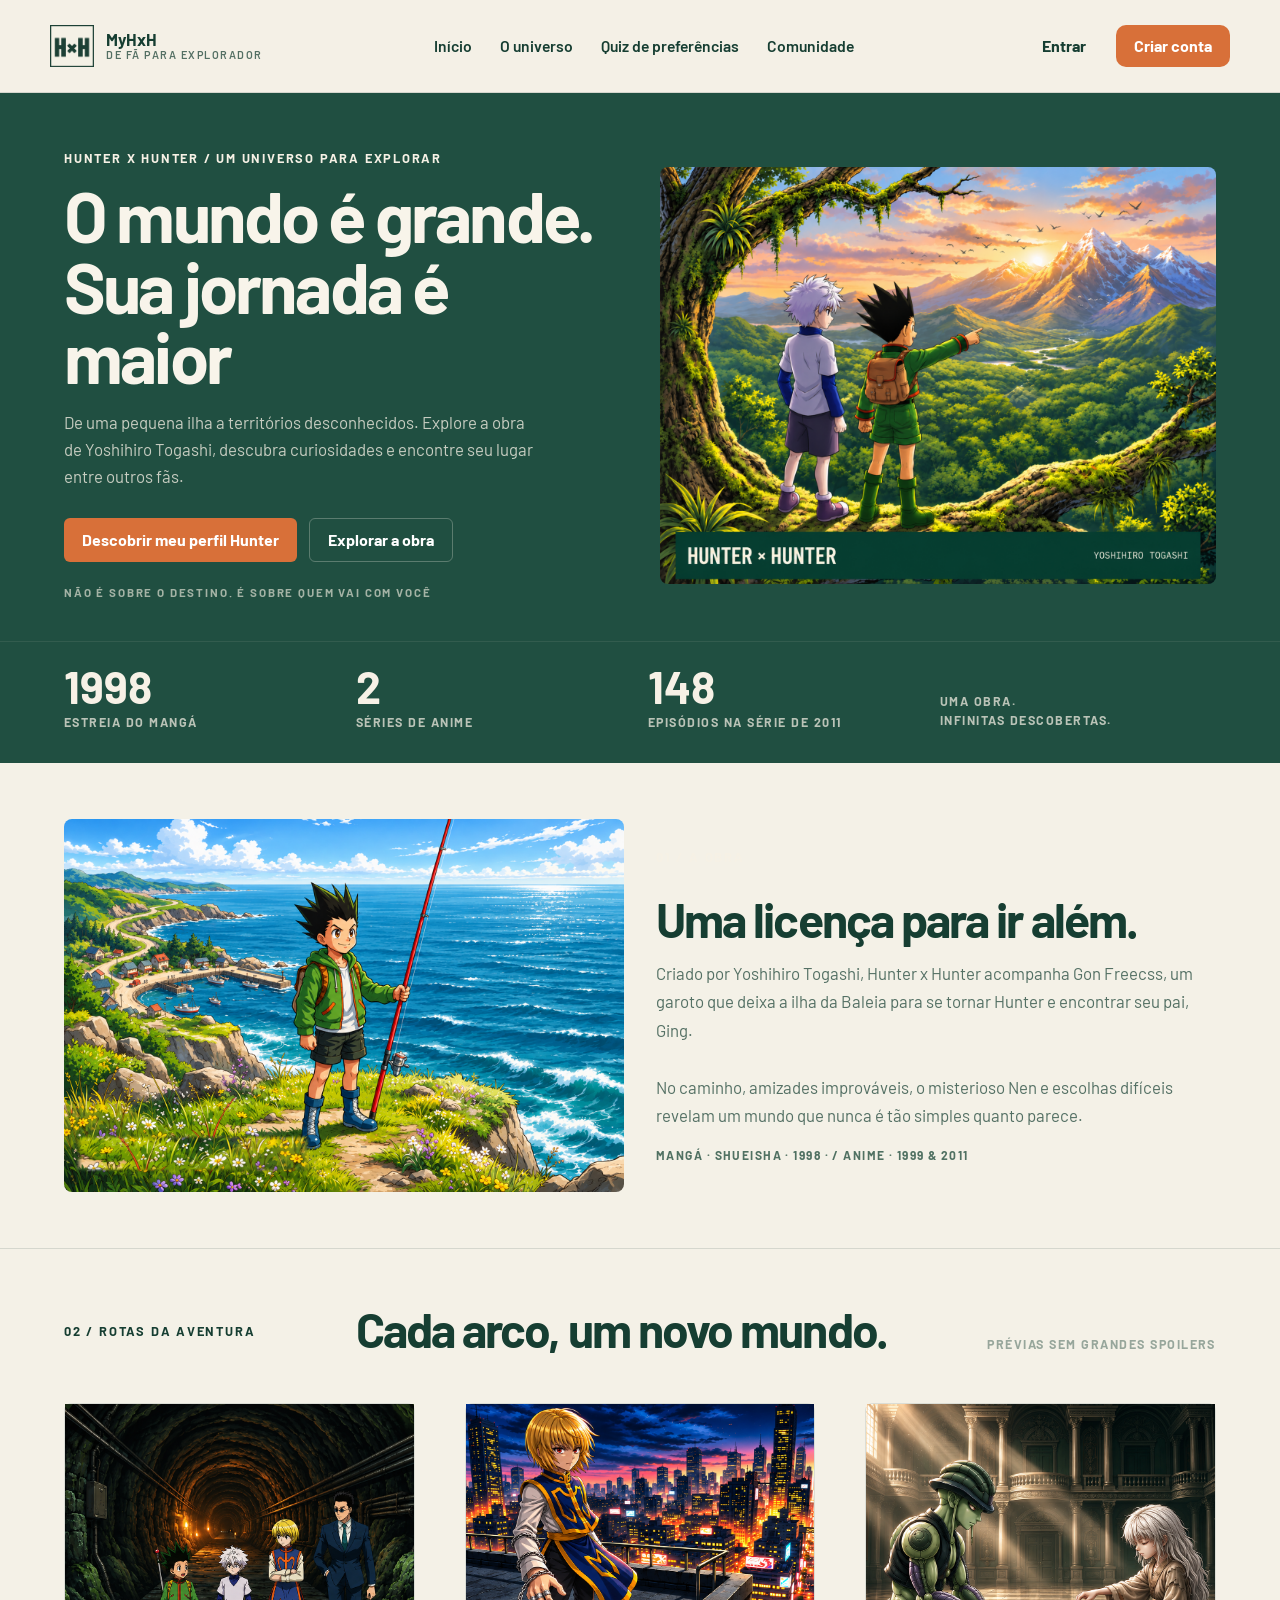
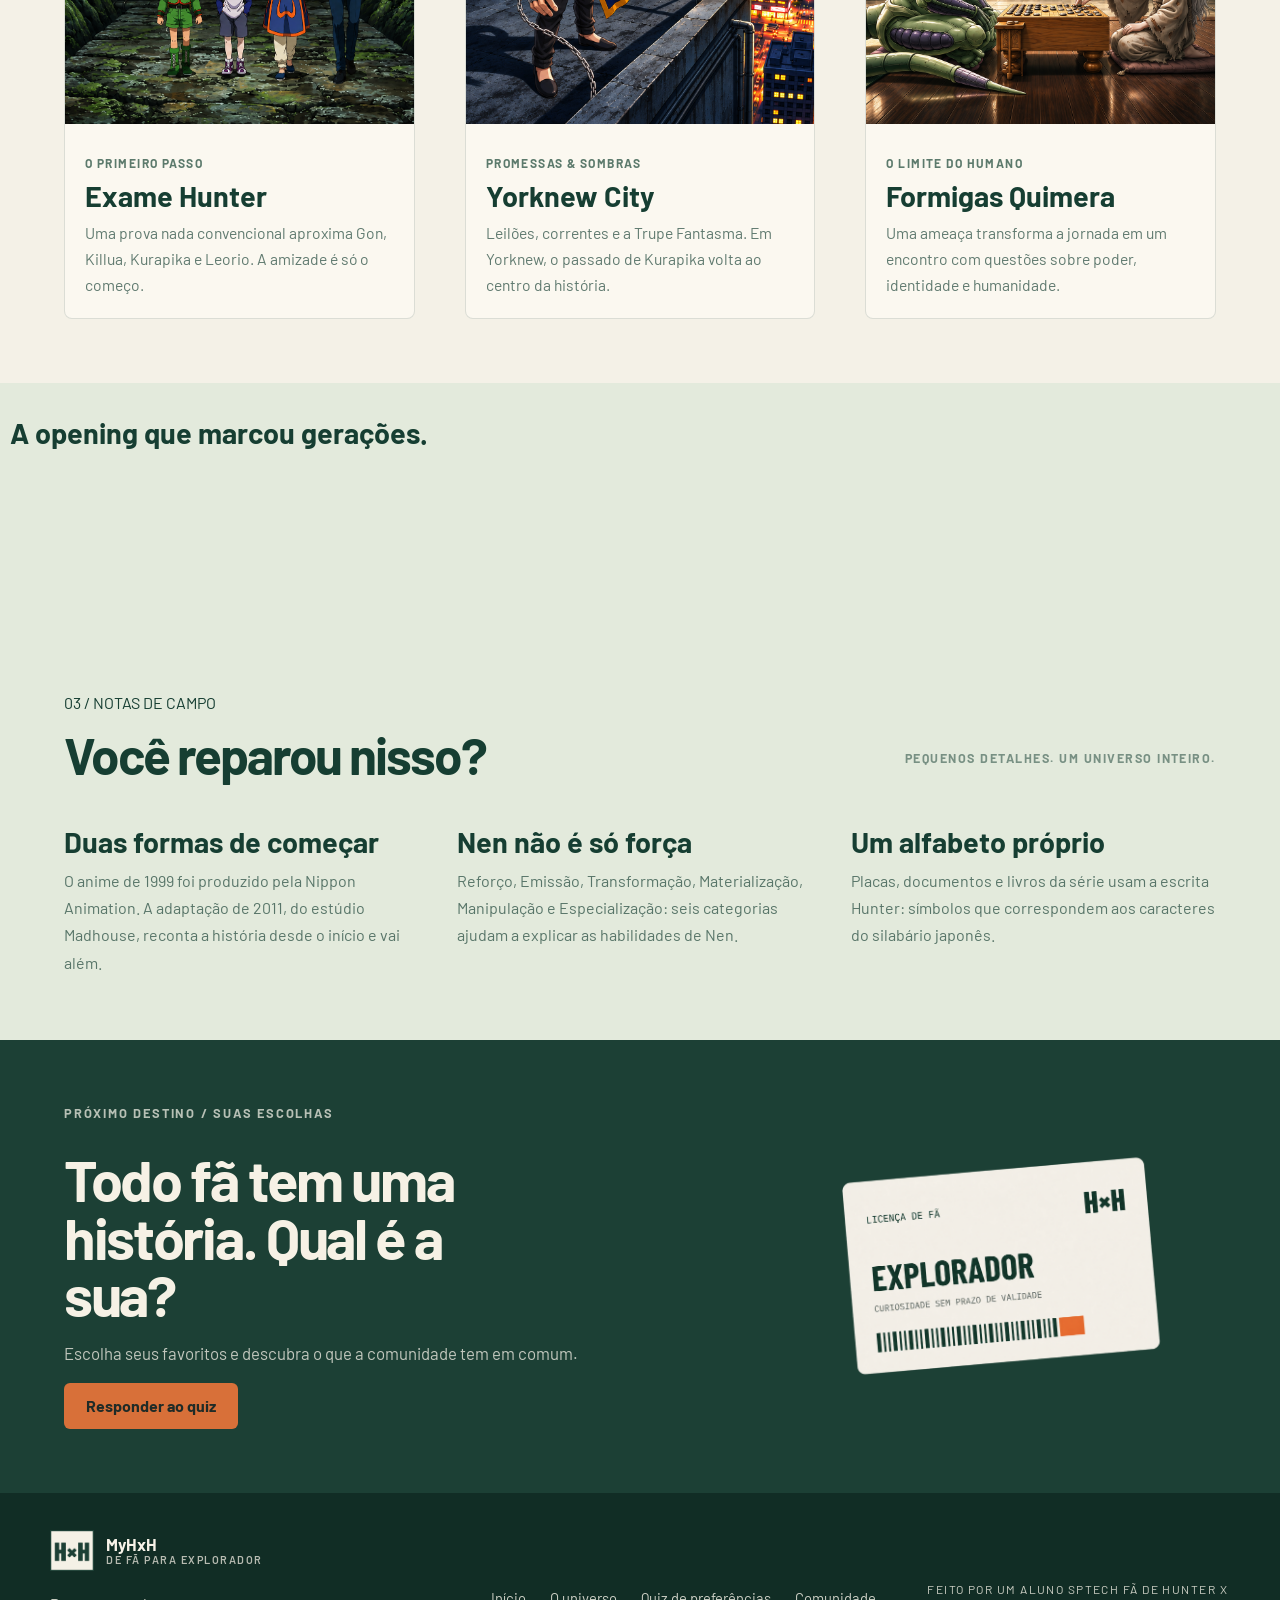
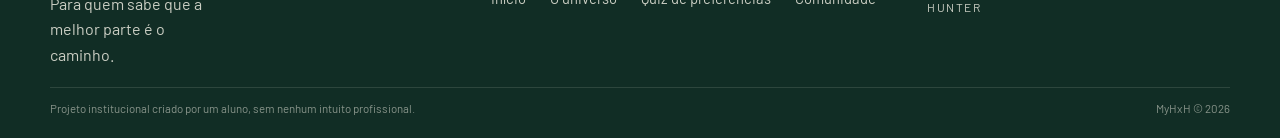
<file: public/index.html>
<!DOCTYPE html>
<html lang="pt-br">

<head>
  <meta charset="UTF-8">
  <meta http-equiv="X-UA-Compatible" content="IE=edge">
  <meta name="viewport" content="width=device-width, initial-scale=1.0">

  <title>MyHxH | Home</title>

  <script src="./js/sessao.js"></script>

  <link rel="stylesheet" href="./css/index.css">
  <link rel="stylesheet" href="./css/navbar&footer.css">
  <link rel="icon" href="./assets/icon/favicon2.ico">
  <link rel="preconnect" href="https://fonts.gstatic.com">
</head>

<body>
  <div class="cabecalho">
    <div class="conteiner cabecalho__conteudo">
      <a class="marca" href="index.html" aria-label="Ir para a página inicial">
        <img src="./assets/imgs/logoNavbar.png" alt="MyHxH" />
        <div class="marca__texto">
          <strong>MyHxH</strong>
          <span>De fã para explorador</span>
        </div>

      </a>

      <div id="navegacao" class="navegacao-central" aria-label="Navegação principal">
        
      </div>

      <div class="acoes-cabecalho" id="navActions">
      </div>
    </div>
  </div>

  <div class="pagina-inicial" id="top">

    <div class="hero-principal">

      <div class="hero-principal__conteudo">

        <div class="hero-principal__coluna">

          <span class="rotulo-secao">HUNTER x HUNTER / UM UNIVERSO PARA EXPLORAR</span>
          <h1>O mundo é grande. Sua jornada é maior</h1>
          <span class="hero-principal__texto">De uma pequena ilha a territórios desconhecidos.
            Explore a obra de Yoshihiro Togashi, descubra curiosidades e encontre seu lugar entre outros fãs.
          </span>

          <div class="hero-principal__acoes">

            <button onclick="window.location.href='quiz.html'">Descobrir meu perfil Hunter</button>
            <button onclick="descer()">Explorar a obra</button>

          </div>

          <span class="hero-principal__assinatura">NÃO É SOBRE O DESTINO. É SOBRE QUEM VAI COM VOCÊ</span>

        </div>

        <div class="hero-principal__imagem">
          <img src="./assets/imgs/Horizonte.png" alt="MyHxH">
        </div>

      </div>

      <div class="estatisticas-gerais">

        <div class="estatistica-geral">
          <h2>1998</h2>
          <span>ESTREIA DO MANGÁ</span>
        </div>

        <div class="estatistica-geral">
          <h2>2</h2>
          <span>SÉRIES DE ANIME</span>
        </div>

        <div class="estatistica-geral">
          <h2>148</h2>
          <span>EPISÓDIOS NA SÉRIE DE 2011</span>
        </div>

        <div class="estatisticas-gerais__divisor" aria-hidden="true"></div>

        <div class="estatisticas-gerais__etiqueta">
          <span>UMA OBRA.</span>
          <span>INFINITAS DESCOBERTAS.</span>
        </div>

      </div>

    </div>

    <div class="conteudo-principal" id="obra">

      <div class="secao-obra">

        <div class="secao-obra__imagem">
          <img src="./assets/imgs/Ilha.png" alt="MyHxH">
        </div>

        <div class="secao-obra__texto">

          <span class="rotulo-secao">01 / A OBRA</span>

          <h1>Uma licença para ir além.</h1>

          <div class="secao-obra__bloco">

            <span>Criado por Yoshihiro Togashi, Hunter x Hunter acompanha Gon Freecss, um garoto que deixa
              a ilha da Baleia para se tornar Hunter e encontrar seu pai, Ging.</span><br><br>
            <span>No caminho, amizades improváveis, o misterioso Nen e escolhas difíceis revelam um mundo que nunca
              é tão simples quanto parece.</span>

          </div>

          <span class="secao-obra__meta">MANGÁ · SHUEISHA · 1998 · / ANIME · 1999 & 2011</span>

        </div>

      </div>

      <div class="secao-arcos">

        <div class="secao-arcos__cabecalho">

          <span>02 / ROTAS DA AVENTURA</span>

          <h1>Cada arco, um novo mundo.</h1>

        </div>

        <div class="arcos">

          <div class="arco-card">

            <img src="./assets/imgs/Primeiro_passo.png" alt="MyHxH">
            <span>O PRIMEIRO PASSO</span>
            <h2>Exame Hunter</h2>
            <span class="arco-card__texto">Uma prova nada convencional aproxima Gon,
              Killua, Kurapika e Leorio. A amizade é só o começo.</span>

          </div>

          <div class="arco-card">

            <img src="./assets/imgs/Yorknew.png" alt="MyHxH">
            <span>PROMESSAS & SOMBRAS</span>
            <h2>Yorknew City</h2>
            <span class="arco-card__texto">Leilões, correntes e a Trupe Fantasma.
              Em Yorknew, o passado de Kurapika volta ao centro da história.</span>

          </div>

          <div class="arco-card">

            <img src="./assets/imgs/Formigas.png" alt="MyHxH">
            <span>O LIMITE DO HUMANO</span>
            <h2>Formigas Quimera</h2>
            <span class="arco-card__texto">Uma ameaça transforma a jornada em um encontro
              com questões sobre poder, identidade e humanidade.
            </span>

          </div>

        </div>

      </div>

      <div class="trilha-sonora">

        <h2>A opening que marcou gerações.</h2>

        <iframe class="trilha-sonora__embed" data-testid="embed-iframe" style="border-radius:12px"
          src="https://open.spotify.com/embed/track/4SNgX7KKnhksuHBy1gdSu1?utm_source=generator&theme=0&si=2dc482313c254657"
          width="80%" height="152" frameBorder="0" allowfullscreen=""
          allow="autoplay; clipboard-write; encrypted-media; fullscreen; picture-in-picture" loading="lazy">
        </iframe>

      </div>

      <div class="curiosidades">
        
        
        <div class="curiosidades__cabecalho">

          <div class="curiosidades__intro">

            <span>03 / NOTAS DE CAMPO</span>

            <h1>Você reparou nisso?</h1>

          </div>

          <span>Pequenos detalhes. Um universo inteiro.</span>

        </div>

        <div class="curiosidade">

          <h2>Duas formas de começar</h2>

          <span>O anime de 1999 foi produzido pela Nippon Animation. A adaptação
            de 2011, do estúdio Madhouse, reconta a história desde o início e vai além.</span>

        </div>

        <div class="curiosidade">

          <h2>Nen não é só força</h2>

          <span>Reforço, Emissão, Transformação, Materialização, Manipulação e
            Especialização: seis categorias ajudam a explicar as habilidades de Nen.</span>

        </div>

        <div class="curiosidade">

          <h2>Um alfabeto próprio</h2>

          <span>Placas, documentos e livros da série usam a escrita Hunter:
            símbolos que correspondem aos caracteres do silabário japonês.</span>

        </div>

      </div>


      <div class="chamada-quiz">

        <div class="chamada-quiz__texto">

          <span class="chamada-quiz__rotulo">PRÓXIMO DESTINO / SUAS ESCOLHAS</span>

          <h1>Todo fã tem uma história. Qual é a sua?</h1>

          <span>Escolha seus favoritos e descubra o que a comunidade tem em comum.</span>

          <button onclick="window.location.href='quiz.html'">Responder ao quiz</button>

        </div>

        <div class="cartao-identidade">
          <img src="./assets/imgs/card.png" alt="">
        </div>

      </div>

    </div>

  </div>

  <div class="rodape">
    <div class="conteiner rodape__conteudo">
      <div class="rodape-marca">
        <a class="marca marca--rodape" href="index.html" aria-label="Ir para a página inicial">
          <img src="./assets/imgs/logoNavbar.png" alt="Logo MyHxH" />
          <div class="marca__texto">
            <strong>MyHxH</strong>
            <span>De fã para explorador</span>
          </div>
        </a>
        <p>Para quem sabe que a melhor parte é o caminho.</p>
      </div>

      <ul class="rodape-nav">
        <li><a href="index.html">Início</a></li>
        <li><a href="#obra">O universo</a></li>
        <li><a href="quiz.html">Quiz de preferências</a></li>
        <li><a href="comunidade.html">Comunidade</a></li>
      </ul>

      <div class="rodape-nota">
        <span>Feito por um aluno Sptech fã de Hunter x Hunter</span>
      </div>
    </div>
    <div class="conteiner rodape__inferior">
      <h4>Projeto institucional criado por um aluno, sem nenhum intuito profissional.</h4>
      <span>MyHxH &copy; 2026</span>
    </div>
  </div>

  <script>

    function navbar_usuario() {

      const nome = sessionStorage.NOME_USUARIO;

      if (nome) {

        const primeiro_nome = nome.split(" ")[0]

        navActions.innerHTML = `<span>Bem vindo de volta, ${primeiro_nome}!</span>
                                <button onclick="limparSessao()">Sair</button>`

        navegacao.innerHTML = `<ul class="menu-navegacao menu-navegacao--central">
          <li><a href="index.html">Início</a></li>
          <li><a href="#obra">O universo</a></li>
          <li><a href="quiz.html">Quiz de preferências</a></li>
          <li><a href="dashboard.html">Dashboard</a></li>
          <li><a href="comunidade.html">Comunidade</a></li>
        </ul>`
;


      } else {

        navActions.innerHTML = `<a class="link-cabecalho" href="login.html">Entrar</a>
                                    <a class="botao-cabecalho" href="cadastro.html">Criar conta</a>`;

        navegacao.innerHTML = `<ul class="menu-navegacao menu-navegacao--central">
          <li><a href="index.html">Início</a></li>
          <li><a href="#obra">O universo</a></li>
          <li><a href="quiz.html">Quiz de preferências</a></li>
          <li><a href="comunidade.html">Comunidade</a></li>
        </ul>`

      }

    }

    

    navbar_usuario()

    function descer() {

      document.getElementById("obra").scrollIntoView({
        behavior: "smooth"

      })

    }


  </script>

</body>

</html>
</file>
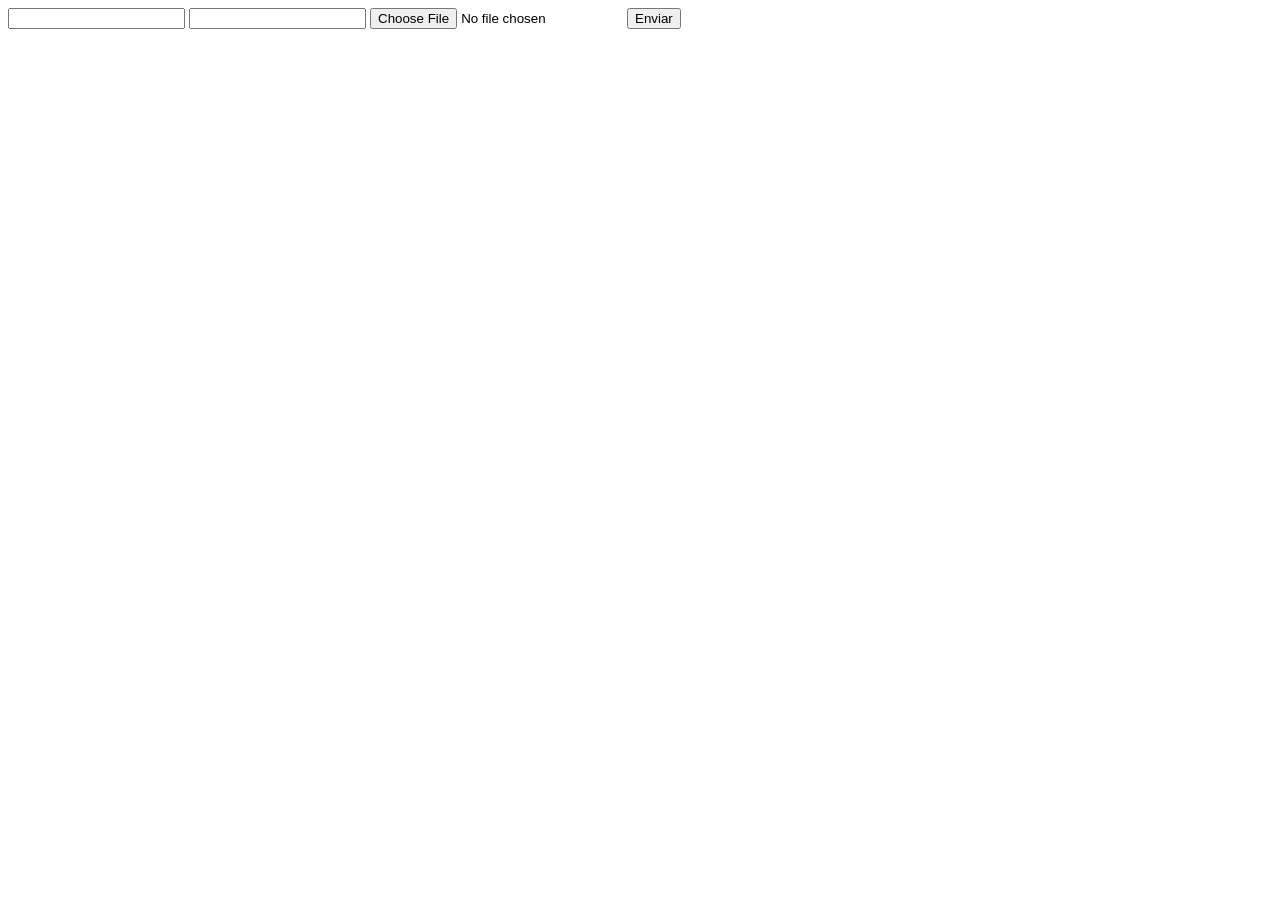
<file: DOCUMENTOS_DE_APOIO/exemplo_de_upload_de_arquivo/public/index.html>
<!DOCTYPE html>
<html lang="en">

<head>
  <meta charset="UTF-8">
  <meta http-equiv="X-UA-Compatible" content="IE=edge">
  <meta name="viewport" content="width=device-width, initial-scale=1.0">
  <title>Upload</title>
</head>

<body>

  <div>
    <input name="nome" id="nome" type="text" />
    <input name="email" id="email" type="url" />
    <input name="foto" id="foto" type="file" />
    <button onclick="enviar()">Enviar</button>
  </div>

  <div id="container"></div>
</body>

</html>

<script>
  function enviar() {
    const formData = new FormData();
    formData.append('foto', foto.files[0])
    formData.append('nome', nome.value)
    formData.append('email', email.value)

    fetch("/usuarios/cadastro", {
      method: "POST",
      body: formData
    })
      .then(res => {
        window.location = "./perfil.html"
      })
      .catch(err => {
        console.log(err);
      })
  }
</script>
</file>
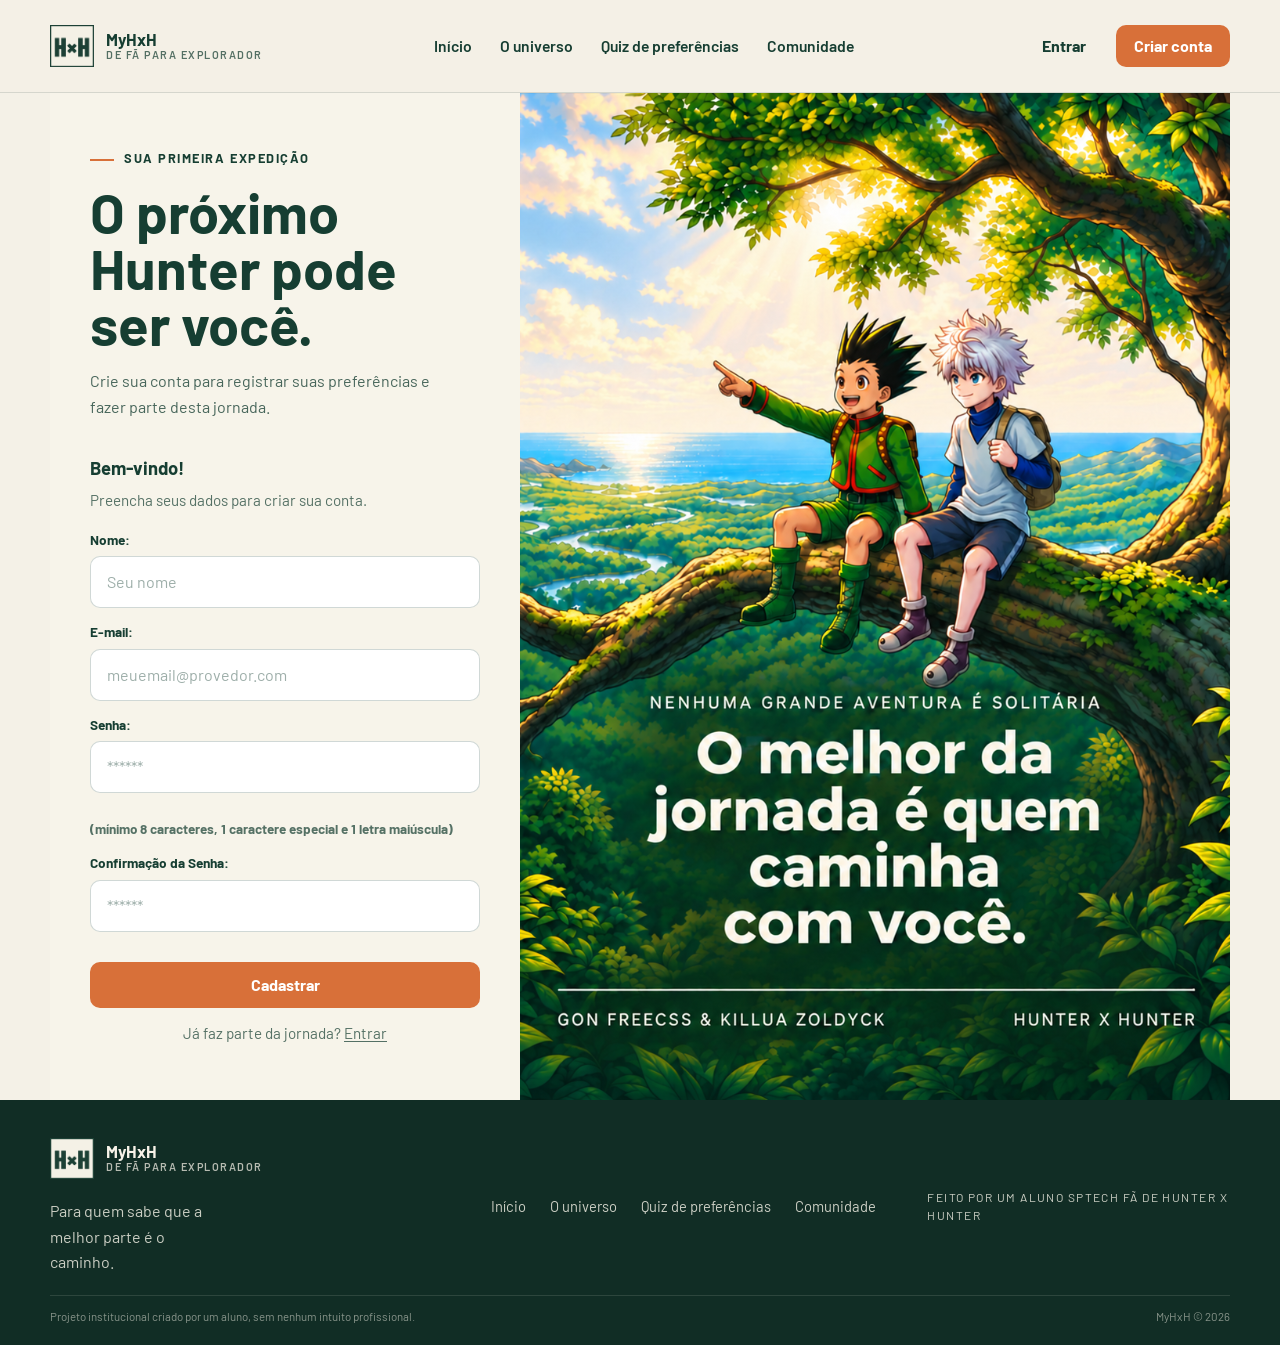
<file: public/cadastro.html>
<!DOCTYPE html>
<html lang="pt-br">

<head>
  <meta charset="UTF-8" />
  <meta http-equiv="X-UA-Compatible" content="IE=edge" />
  <meta name="viewport" content="width=device-width, initial-scale=1.0" />

  <title>MyHxH | Cadastro</title>

  <script src="./js/sessao.js"></script>

  <link rel="stylesheet" href="./css/navbar&footer.css" />
  <link rel="stylesheet" href="./css/cadastro.css" />
  <link rel="icon" href="./assets/icon/favicon2.ico" />
  <link rel="preconnect" href="https://fonts.gstatic.com" />
</head>

<body>

  <div class="cabecalho">
    <div class="conteiner cabecalho__conteudo">
      <a class="marca" href="index.html" aria-label="Ir para a página inicial">
        <img src="./assets/imgs/logoNavbar.png" alt="MyHxH" />
        <div class="marca__texto">
          <strong>MyHxH</strong>
          <span>De fã para explorador</span>
        </div>

      </a>

      <div id="navegacao" class="navegacao-central" aria-label="Navegação principal">
        
      </div>

      <div class="acoes-cabecalho" id="navActions">
      </div>
    </div>
  </div>

  <div class="pagina-cadastro">
    <div class="conteiner layout-cadastro">
      <div class="cartao-cadastro">
        <span class="selo-introducao">Sua primeira expedição</span>
        <h1>O próximo Hunter pode ser você.</h1>
        <p class="texto-introducao">
          Crie sua conta para registrar suas preferências e fazer parte desta jornada.
        </p>

        <div class="alerta-erro">
          <div class="cartao-erro" id="cardErro">
            <span id="mensagem_erro"></span>
          </div>
        </div>

        <h2>Bem-vindo!</h2>
        <p class="subtitulo-cartao">Preencha seus dados para criar sua conta.</p>

        <div class="formulario">
          <div class="campo">
            <span>Nome:</span>
            <input id="nome_input" type="text" placeholder="Seu nome" autocomplete="name" />
          </div>
          <div class="campo">
            <span>E-mail:</span>
            <input id="email_input" type="text" placeholder="meuemail@provedor.com" autocomplete="email" />
          </div>
          <div class="campo">
            <span>Senha:</span>
            <input id="senha_input" oninput="validacao()" type="password" placeholder="******"
              autocomplete="new-password" />
            <div id="div_senha" class="validacao-resultado"></div>
            <span class="requisitos">(mínimo 8 caracteres, 1 caractere especial e 1 letra maiúscula)</span>
          </div>
          <div class="campo">
            <span>Confirmação da Senha:</span>
            <input id="confirmacao_senha_input" oninput="confirmacao_senha()" type="password" placeholder="******"
              autocomplete="new-password" />
            <div id="div_confirmacao" class="validacao-resultado"></div>
          </div>
          <button class="botao" onclick="cadastrar()">Cadastrar</button>
          <p class="link-formulario">Já faz parte da jornada? <a href="login.html">Entrar</a></p>
        </div>

        <div id="div_aguardar" class="area-carregamento">
          <img src="./assets/circle-loading.gif" id="loading-gif" alt="Carregando" />
        </div>

        <div id="div_erros_login"></div>
      </div>

      <div class="visual-hero" aria-label="Imagem temática"></div>
    </div>
  </div>

  <div class="rodape">
    <div class="conteiner rodape__conteudo">
      <div class="rodape-marca">
        <a class="marca marca--rodape" href="index.html" aria-label="Ir para a página inicial">
          <img src="./assets/imgs/logoNavbar.png" alt="Logo MyHxH" />
          <div class="marca__texto">
            <strong>MyHxH</strong>
            <span>De fã para explorador</span>
          </div>
        </a>
        <p>Para quem sabe que a melhor parte é o caminho.</p>
      </div>

      <ul class="rodape-nav">
        <li><a href="index.html">Início</a></li>
        <li><a href="index.html#obra">O universo</a></li>
        <li><a href="quiz.html">Quiz de preferências</a></li>
        <li><a href="comunidade.html">Comunidade</a></li>
      </ul>

      <div class="rodape-nota">
        <span>Feito por um aluno Sptech fã de Hunter x Hunter</span>
      </div>
    </div>
    <div class="conteiner rodape__inferior">
      <h4>Projeto institucional criado por um aluno, sem nenhum intuito profissional.</h4>
      <span>MyHxH &copy; 2026</span>
    </div>
  </div>

</body>

</html>

<script>

  function navbar_usuario() {

    const nome = sessionStorage.NOME_USUARIO;

    if (nome) {

      const primeiro_nome = nome.split(" ")[0]

      navActions.innerHTML = `<span>Bem vindo de volta, ${primeiro_nome}!</span>
                                <button onclick="limparSessao()">Sair</button>`

      navegacao.innerHTML = `<ul class="menu-navegacao menu-navegacao--central">
          <li><a href="index.html">Início</a></li>
          <li><a href="#obra">O universo</a></li>
          <li><a href="quiz.html">Quiz de preferências</a></li>
          <li><a href="dashboard.html">Dashboard</a></li>
          <li><a href="comunidade.html">Comunidade</a></li>
        </ul>`
        ;


    } else {

      navActions.innerHTML = `<a class="link-cabecalho" href="login.html">Entrar</a>
                                    <a class="botao-cabecalho" href="cadastro.html">Criar conta</a>`;

      navegacao.innerHTML = `<ul class="menu-navegacao menu-navegacao--central">
          <li><a href="index.html">Início</a></li>
          <li><a href="#obra">O universo</a></li>
          <li><a href="quiz.html">Quiz de preferências</a></li>
          <li><a href="comunidade.html">Comunidade</a></li>
        </ul>`

    }

  }



  navbar_usuario()

  let validacao_senha = false;
  let validacao_confirmacao = false;

  function cadastrar() {
    // aguardar();

    //Recupere o valor da nova input pelo nome do id
    // Agora vá para o método fetch logo abaixo
    var nomeVar = nome_input.value;
    var emailVar = email_input.value;
    var senhaVar = senha_input.value;
    var confirmacaoSenhaVar = confirmacao_senha_input.value;

    validacao();
    confirmacao_senha();

    // Verificando se há algum campo em branco
    if (
      nomeVar == "" ||
      emailVar == "" ||
      senhaVar == "" ||
      confirmacaoSenhaVar == ""
    ) {
      cardErro.style.display = "block";
      mensagem_erro.innerHTML =
        "(Mensagem de erro para todos os campos em branco)";

      finalizarAguardar();
      return false;

    } else if (validacao_senha == false || validacao_confirmacao == false) {

      cardErro.style.display = "block";
      mensagem_erro.innerHTML =
        "(Mensagem de erro para todos os campos em branco)";

      finalizarAguardar();
      return false;

    } else {

      setInterval(sumirMensagem, 5000);

    }

    // Enviando o valor da nova input
    fetch("/usuarios/cadastrar", {
      method: "POST",
      headers: {
        "Content-Type": "application/json",
      },
      body: JSON.stringify({
        // crie um atributo que recebe o valor recuperado aqui
        // Agora vá para o arquivo routes/usuario.js
        nomeServer: nomeVar,
        emailServer: emailVar,
        senhaServer: senhaVar
      }),
    })
      .then(function (resposta) {
        console.log("resposta: ", resposta);

        if (resposta.ok) {
          cardErro.style.display = "block";

          mensagem_erro.innerHTML =
            "Cadastro realizado com sucesso! Redirecionando para tela de Login...";

          setTimeout(() => {
            window.location = "login.html";
          }, "2000");

          limparFormulario();
          finalizarAguardar();
        } else {
          throw "Houve um erro ao tentar realizar o cadastro!";
        }
      })
      .catch(function (resposta) {
        console.log(`#ERRO: ${resposta}`);
        finalizarAguardar();
      });

    return false;
  }

  function sumirMensagem() {
    cardErro.style.display = "none";
  }

  function validacao() {

    let senha = senha_input.value;
    let caracteres_especiais = '!@#$%&*-_"'

    let tem_especial = false;

    for (let i = 0; i < caracteres_especiais.length; i++) {

      if (senha.includes(caracteres_especiais[i])) {

        tem_especial = true;

      }

    }

    if (senha == "") {

      div_senha.innerHTML = "";

      validacao_senha = false;

    } else if (senha.length >= 8 && senha != senha.toLowerCase() && tem_especial) {

      div_senha.innerHTML = `<span style = "color: green">Senha forte</span>`;

      validacao_senha = true;

    } else {

      div_senha.innerHTML = `<span style = "color: red">Senha fraca</span>`;

      validacao_senha = false;

    }

  }

  function confirmacao_senha() {

    let senha = senha_input.value;
    let senha_confirmacao = confirmacao_senha_input.value;

    if (senha_confirmacao == "") {

      div_confirmacao.innerHTML = ""

      validacao_confirmacao = false;

    } else if (senha_confirmacao != senha) {

      div_confirmacao.innerHTML = `<span style = "color: red">Senha diferente</span>`;

      validacao_confirmacao = false;

    } else {

      div_confirmacao.innerHTML = ""

      validacao_confirmacao = true

    }

  }

</script>
</file>
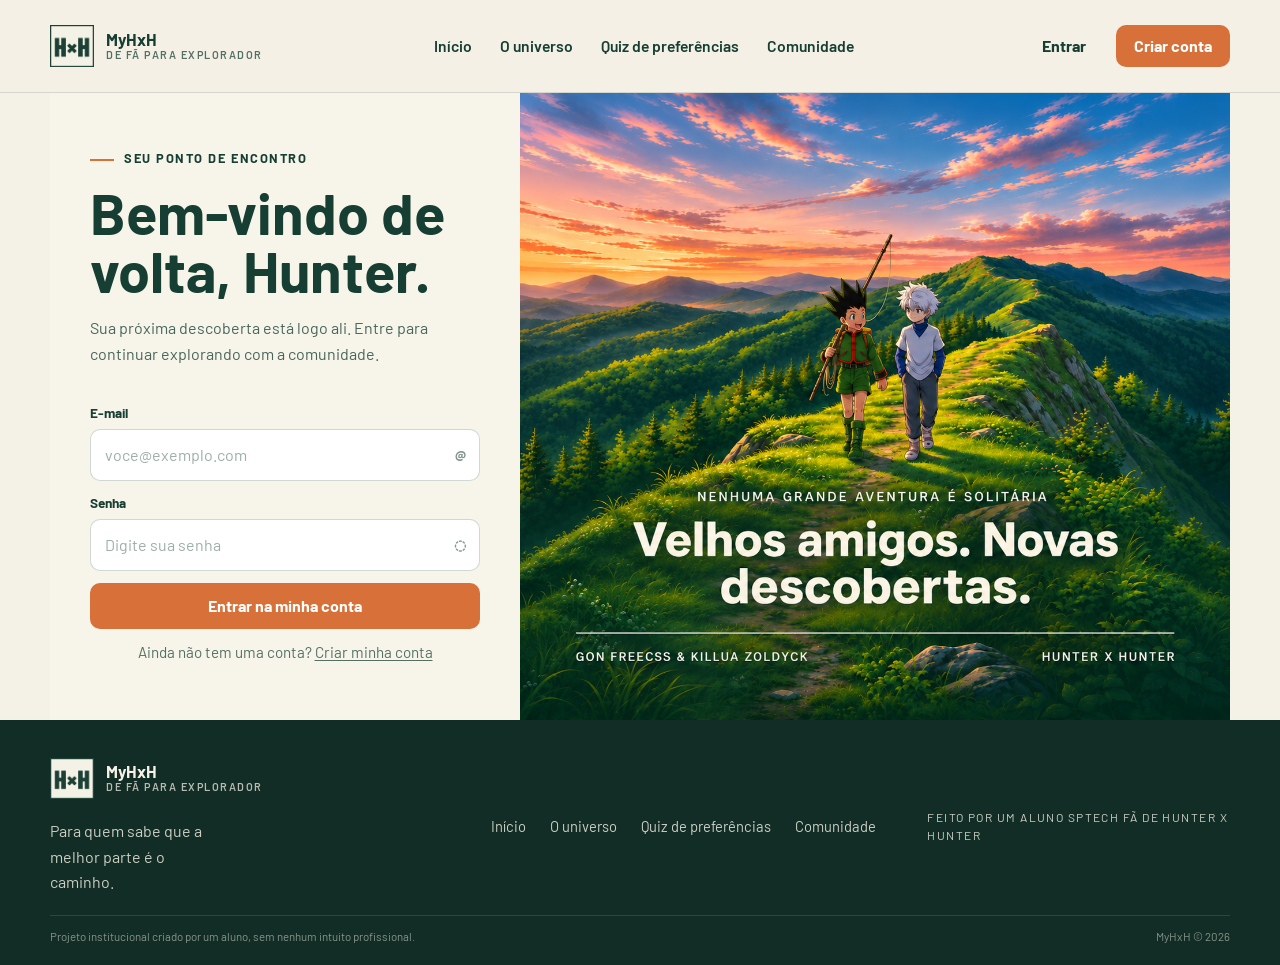
<file: public/login.html>
<!DOCTYPE html>
<html lang="pt-br">

<head>
  <meta charset="UTF-8">
  <meta http-equiv="X-UA-Compatible" content="IE=edge">
  <meta name="viewport" content="width=device-width, initial-scale=1.0">

  <title>MyHxH | Login</title>

  <script src="./js/sessao.js"></script>

  <link rel="stylesheet" href="./css/navbar&footer.css">
  <link rel="stylesheet" href="./css/login.css">
  <link rel="icon" href="./assets/icon/favicon2.ico">
  <link rel="preconnect" href="https://fonts.gstatic.com">
</head>

<body>

  <div class="cabecalho">
    <div class="conteiner cabecalho__conteudo">
      <a class="marca" href="index.html" aria-label="Ir para a página inicial">
        <img src="./assets/imgs/logoNavbar.png" alt="MyHxH" />
        <div class="marca__texto">
          <strong>MyHxH</strong>
          <span>De fã para explorador</span>
        </div>

      </a>

      <div id="navegacao" class="navegacao-central" aria-label="Navegação principal">

      </div>

      <div class="acoes-cabecalho" id="navActions">
      </div>
    </div>
  </div>

  <div class="pagina-login">
    <div class="conteiner layout-login">
      <div class="cartao-login">
        <span class="selo-introducao">Seu ponto de encontro</span>
        <h1>Bem-vindo de volta, Hunter.</h1>
        <p class="texto-introducao">
          Sua próxima descoberta está logo ali. Entre para continuar explorando com a comunidade.
        </p>

        <div class="alerta-erro">
          <div class="cartao-erro" id="cardErro">
            <span id="mensagem_erro"></span>
          </div>
        </div>

        <div class="formulario">
          <div class="campo">
            <span>E-mail</span>
            <div class="campo-entrada">
              <input id="email_input" type="text" placeholder="voce@exemplo.com" autocomplete="email" />
              <span class="campo-icone" aria-hidden="true">@</span>
            </div>
          </div>

          <div class="campo">
            <span>Senha</span>
            <div class="campo-entrada">
              <input id="senha_input" type="password" placeholder="Digite sua senha" autocomplete="current-password" />
              <span class="campo-icone" aria-hidden="true">◌</span>
            </div>
          </div>

          <button class="botao" onclick="entrar()">Entrar na minha conta</button>

          <p class="link-formulario">Ainda não tem uma conta? <a href="cadastro.html">Criar minha conta</a></p>

          <div id="div_aguardar" class="area-carregamento">
            <img src="./assets/circle-loading.gif" id="loading-gif" alt="Carregando" />
          </div>

          <div id="div_erros_login"></div>
        </div>
      </div>

      <div class="visual-hero" aria-label="Imagem temática"></div>
    </div>
  </div>

  <div class="rodape">
    <div class="conteiner rodape__conteudo">
      <div class="rodape-marca">
        <a class="marca marca--rodape" href="index.html" aria-label="Ir para a página inicial">
          <img src="./assets/imgs/logoNavbar.png" alt="Logo MyHxH" />
          <div class="marca__texto">
            <strong>MyHxH</strong>
            <span>De fã para explorador</span>
          </div>
        </a>
        <p>Para quem sabe que a melhor parte é o caminho.</p>
      </div>

      <ul class="rodape-nav">
        <li><a href="index.html">Início</a></li>
        <li><a href="index.html#obra">O universo</a></li>
        <li><a href="quiz.html">Quiz de preferências</a></li>
        <li><a href="comunidade.html">Comunidade</a></li>
      </ul>

      <div class="rodape-nota">
        <span>Feito por um aluno Sptech fã de Hunter x Hunter</span>
      </div>
    </div>
    <div class="conteiner rodape__inferior">
      <h4>Projeto institucional criado por um aluno, sem nenhum intuito profissional.</h4>
      <span>MyHxH &copy; 2026</span>
    </div>
  </div>

</body>

<script>

  function navbar_usuario() {

    const nome = sessionStorage.NOME_USUARIO;

    if (nome) {

      const primeiro_nome = nome.split(" ")[0]

      navActions.innerHTML = `<span>Bem vindo de volta, ${primeiro_nome}!</span>
                                <button onclick="limparSessao()">Sair</button>`

      navegacao.innerHTML = `<ul class="menu-navegacao menu-navegacao--central">
          <li><a href="index.html">Início</a></li>
          <li><a href="#obra">O universo</a></li>
          <li><a href="quiz.html">Quiz de preferências</a></li>
          <li><a href="dashboard.html">Dashboard</a></li>
          <li><a href="comunidade.html">Comunidade</a></li>
        </ul>`
        ;


    } else {

      navActions.innerHTML = `<a class="link-cabecalho" href="login.html">Entrar</a>
                                    <a class="botao-cabecalho" href="cadastro.html">Criar conta</a>`;

      navegacao.innerHTML = `<ul class="menu-navegacao menu-navegacao--central">
          <li><a href="index.html">Início</a></li>
          <li><a href="#obra">O universo</a></li>
          <li><a href="quiz.html">Quiz de preferências</a></li>
          <li><a href="comunidade.html">Comunidade</a></li>
        </ul>`

    }

  }



  navbar_usuario()

  function entrar() {

    var emailVar = email_input.value;
    var senhaVar = senha_input.value;

    if (emailVar == "" || senhaVar == "") {
      cardErro.style.display = "block"
      mensagem_erro.innerHTML = "(Mensagem de erro para todos os campos em branco)";
      finalizarAguardar();
      return false;
    }
    else {
      setInterval(sumirMensagem, 5000)
    }

    console.log("FORM LOGIN: ", emailVar);
    console.log("FORM SENHA: ", senhaVar);

    fetch("/usuarios/autenticar", {
      method: "POST",
      headers: {
        "Content-Type": "application/json"
      },
      body: JSON.stringify({
        emailServer: emailVar,
        senhaServer: senhaVar
      })
    }).then(function (resposta) {
      console.log("ESTOU NO THEN DO entrar()!")

      if (resposta.ok) {
        console.log(resposta);

        resposta.json().then(json => {
          console.log(json);
          console.log(JSON.stringify(json));
          sessionStorage.EMAIL_USUARIO = json.email;
          sessionStorage.NOME_USUARIO = json.nome;
          sessionStorage.ID_USUARIO = json.id;

          setTimeout(function () {
            window.location = "./index.html";
          }, 1000); // apenas para exibir o loading

        });

      } else {

        console.log("Houve um erro ao tentar realizar o login!");

        resposta.text().then(texto => {
          console.error(texto);
          finalizarAguardar(texto);
        });
      }

    }).catch(function (erro) {
      console.log(erro);
    })

    return false;
  }

  function sumirMensagem() {
    cardErro.style.display = "none"
  }

</script>

</html>
</file>
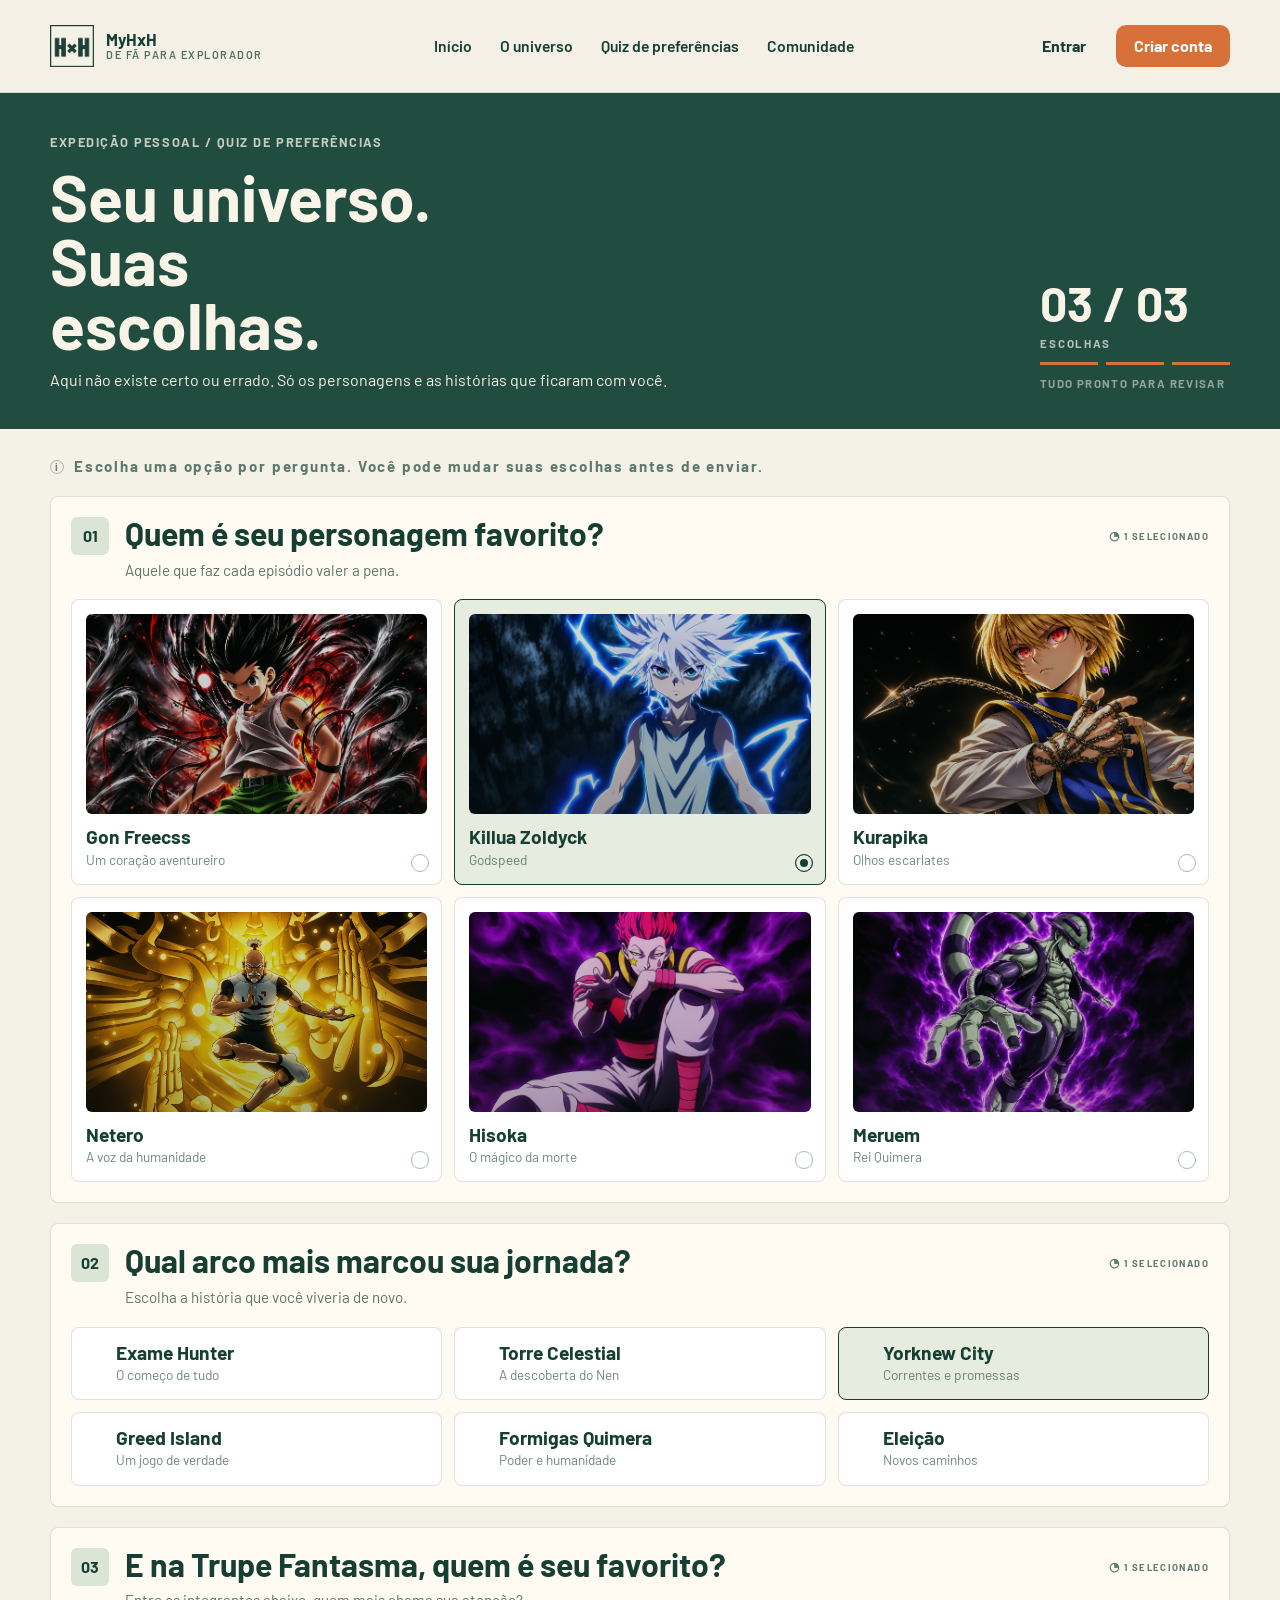
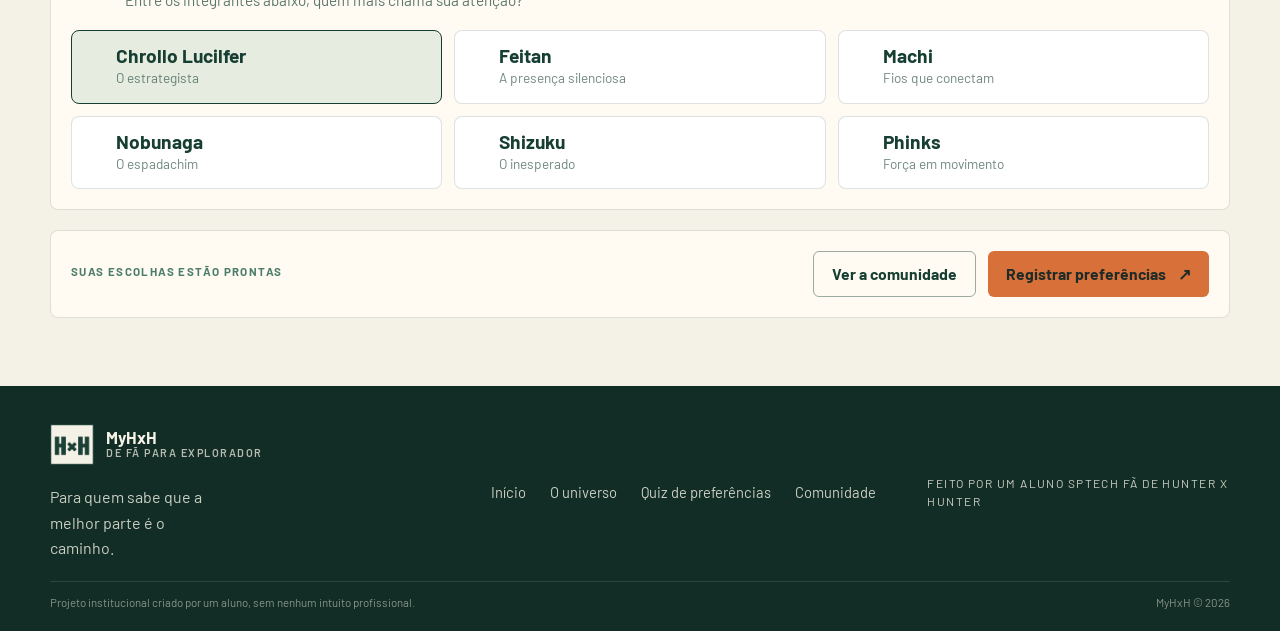
<file: public/quiz.html>
<!DOCTYPE html>
<html lang="pt-br">

<head>
    <meta charset="UTF-8">
    <meta http-equiv="X-UA-Compatible" content="IE=edge">
    <meta name="viewport" content="width=device-width, initial-scale=1.0">

    <title>MyHxH | Quiz</title>

    <script src="./js/sessao.js"></script>

    <link rel="stylesheet" href="./css/quiz.css">
    <link rel="stylesheet" href="./css/navbar&footer.css">
    <link rel="icon" href="./assets/icon/favicon2.ico">
    <link rel="preconnect" href="https://fonts.gstatic.com">
</head>

<body>
    <div class="cabecalho">
        <div class="conteiner cabecalho__conteudo">
            <a class="marca" href="index.html" aria-label="Ir para a página inicial">
                <img src="./assets/imgs/logoNavbar.png" alt="MyHxH" />
                <div class="marca__texto">
                    <strong>MyHxH</strong>
                    <span>De fã para explorador</span>
                </div>

            </a>

            <div id="navegacao" class="navegacao-central" aria-label="Navegação principal">

            </div>

            <div class="acoes-cabecalho" id="navActions">
            </div>
        </div>
    </div>

    <div class="pagina-quiz" id="topo">
        <div class="hero-quiz" aria-labelledby="quizHeroTitle">
            <div class="conteiner hero-quiz__conteudo">
                <div class="hero-quiz__intro">
                    <span class="hero-quiz__rotulo">Expedição pessoal / Quiz de preferências</span>
                    <h1 id="quizHeroTitle">Seu universo. Suas escolhas.</h1>
                    <p>Aqui não existe certo ou errado. Só os personagens e as histórias que ficaram com você.</p>
                </div>

                <div class="hero-quiz__status" aria-label="Progresso do quiz">
                    <strong>03 / 03</strong>
                    <span>Escolhas</span>
                    <div class="hero-quiz__progresso" aria-hidden="true">
                        <i></i><i></i><i></i>
                    </div>
                    <small>Tudo pronto para revisar</small>
                </div>
            </div>
        </div>

        <div class="introducao-quiz conteiner" aria-label="Instruções do quiz">
            <p>
                <span aria-hidden="true">i</span>
                Escolha uma opção por pergunta. Você pode mudar suas escolhas antes de enviar.
            </p>
        </div>

        <div class="formulario-quiz conteiner">
            <div class="formulario-quiz__conteudo">
                <div class="pergunta-quiz">
                    <div class="pergunta-quiz__cabecalho">
                        <div class="pergunta-quiz__indice" aria-hidden="true">01</div>
                        <div class="pergunta-quiz__texto">
                            <h2>Quem é seu personagem favorito?</h2>
                            <p>Aquele que faz cada episódio valer a pena.</p>
                        </div>
                        <div class="pergunta-quiz__meta">
                            <span aria-hidden="true">◔</span>
                            <small>1 selecionado</small>
                        </div>
                    </div>

                    <div class="opcoes-quiz opcoes-quiz--cartoes" role="radiogroup"
                        aria-label="Escolha do personagem favorito">
                        <label class="cartao-opcao cartao-opcao--imagem">
                            <input type="radio" onclick="atualizarResultado()" name="personagemFavorito" value="Gon" />
                            <span class="cartao-opcao__imagem cartao-opcao__imagem--gon" aria-hidden="true"></span>
                            <span class="cartao-opcao__corpo">
                                <strong>Gon Freecss</strong>
                                <span>Um coração aventureiro</span>
                            </span>
                            <span class="cartao-opcao__radio" aria-hidden="true"></span>
                        </label>

                        <label class="cartao-opcao cartao-opcao--imagem">
                            <input type="radio" onclick="atualizarResultado()" name="personagemFavorito" value="Killua"
                                checked />
                            <span class="cartao-opcao__imagem cartao-opcao__imagem--killua" aria-hidden="true"></span>
                            <span class="cartao-opcao__corpo">
                                <strong>Killua Zoldyck</strong>
                                <span>Godspeed</span>
                            </span>
                            <span class="cartao-opcao__radio" aria-hidden="true"></span>
                        </label>

                        <label class="cartao-opcao cartao-opcao--imagem">
                            <input type="radio" onclick="atualizarResultado()" name="personagemFavorito"
                                value="Kurapika" />
                            <span class="cartao-opcao__imagem cartao-opcao__imagem--kurapika" aria-hidden="true"></span>
                            <span class="cartao-opcao__corpo">
                                <strong>Kurapika</strong>
                                <span>Olhos escarlates</span>
                            </span>
                            <span class="cartao-opcao__radio" aria-hidden="true"></span>
                        </label>

                        <label class="cartao-opcao cartao-opcao--imagem">
                            <input type="radio" onclick="atualizarResultado()" name="personagemFavorito"
                                value="Netero" />
                            <span class="cartao-opcao__imagem cartao-opcao__imagem--netero" aria-hidden="true"></span>
                            <span class="cartao-opcao__corpo">
                                <strong>Netero</strong>
                                <span>A voz da humanidade</span>
                            </span>
                            <span class="cartao-opcao__radio" aria-hidden="true"></span>
                        </label>

                        <label class="cartao-opcao cartao-opcao--imagem">
                            <input type="radio" onclick="atualizarResultado()" name="personagemFavorito"
                                value="Hisoka" />
                            <span class="cartao-opcao__imagem cartao-opcao__imagem--hisoka" aria-hidden="true"></span>
                            <span class="cartao-opcao__corpo">
                                <strong>Hisoka</strong>
                                <span>O mágico da morte</span>
                            </span>
                            <span class="cartao-opcao__radio" aria-hidden="true"></span>
                        </label>

                        <label class="cartao-opcao cartao-opcao--imagem">
                            <input type="radio" onclick="atualizarResultado()" name="personagemFavorito"
                                value="Meruem" />
                            <span class="cartao-opcao__imagem cartao-opcao__imagem--meruem" aria-hidden="true"></span>
                            <span class="cartao-opcao__corpo">
                                <strong>Meruem</strong>
                                <span>Rei Quimera</span>
                            </span>
                            <span class="cartao-opcao__radio" aria-hidden="true"></span>
                        </label>
                    </div>
                </div>

                <div class="pergunta-quiz">
                    <div class="pergunta-quiz__cabecalho">
                        <div class="pergunta-quiz__indice" aria-hidden="true">02</div>
                        <div class="pergunta-quiz__texto">
                            <h2>Qual arco mais marcou sua jornada?</h2>
                            <p>Escolha a história que você viveria de novo.</p>
                        </div>
                        <div class="pergunta-quiz__meta">
                            <span aria-hidden="true">◔</span>
                            <small>1 selecionado</small>
                        </div>
                    </div>

                    <div class="opcoes-quiz opcoes-quiz--grade" role="radiogroup" aria-label="Escolha do arco favorito">
                        <label class="pilula-opcao">
                            <input type="radio" onclick="atualizarResultado()" name="arcoFavorito"
                                value="exame-hunter" />
                            <span class="pilula-opcao__corpo">
                                <strong>Exame Hunter</strong>
                                <span>O começo de tudo</span>
                            </span>
                        </label>

                        <label class="pilula-opcao">
                            <input type="radio" onclick="atualizarResultado()" name="arcoFavorito"
                                value="torre-celestial" />
                            <span class="pilula-opcao__corpo">
                                <strong>Torre Celestial</strong>
                                <span>A descoberta do Nen</span>
                            </span>
                        </label>

                        <label class="pilula-opcao">
                            <input type="radio" onclick="atualizarResultado()" name="arcoFavorito" value="yorknew-city"
                                checked />
                            <span class="pilula-opcao__corpo">
                                <strong>Yorknew City</strong>
                                <span>Correntes e promessas</span>
                            </span>
                        </label>

                        <label class="pilula-opcao">
                            <input type="radio" onclick="atualizarResultado()" name="arcoFavorito"
                                value="greed-island" />
                            <span class="pilula-opcao__corpo">
                                <strong>Greed Island</strong>
                                <span>Um jogo de verdade</span>
                            </span>
                        </label>

                        <label class="pilula-opcao">
                            <input type="radio" onclick="atualizarResultado()" name="arcoFavorito"
                                value="formigas-quimera" />
                            <span class="pilula-opcao__corpo">
                                <strong>Formigas Quimera</strong>
                                <span>Poder e humanidade</span>
                            </span>
                        </label>

                        <label class="pilula-opcao">
                            <input type="radio" onclick="atualizarResultado()" name="arcoFavorito" value="eleicao" />
                            <span class="pilula-opcao__corpo">
                                <strong>Eleição</strong>
                                <span>Novos caminhos</span>
                            </span>
                        </label>
                    </div>
                </div>

                <div class="pergunta-quiz">
                    <div class="pergunta-quiz__cabecalho">
                        <div class="pergunta-quiz__indice" aria-hidden="true">03</div>
                        <div class="pergunta-quiz__texto">
                            <h2>E na Trupe Fantasma, quem é seu favorito?</h2>
                            <p>Entre os integrantes abaixo, quem mais chama sua atenção?</p>
                        </div>
                        <div class="pergunta-quiz__meta">
                            <span aria-hidden="true">◔</span>
                            <small>1 selecionado</small>
                        </div>
                    </div>

                    <div class="opcoes-quiz opcoes-quiz--grade" role="radiogroup"
                        aria-label="Escolha do membro da Trupe Fantasma">
                        <label class="pilula-opcao">
                            <input type="radio" onclick="atualizarResultado()" name="trupeFavorita" value="Chrollo"
                                checked />
                            <span class="pilula-opcao__corpo">
                                <strong>Chrollo Lucilfer</strong>
                                <span>O estrategista</span>
                            </span>
                        </label>

                        <label class="pilula-opcao">
                            <input type="radio" onclick="atualizarResultado()" name="trupeFavorita" value="Feitan" />
                            <span class="pilula-opcao__corpo">
                                <strong>Feitan</strong>
                                <span>A presença silenciosa</span>
                            </span>
                        </label>

                        <label class="pilula-opcao">
                            <input type="radio" onclick="atualizarResultado()" name="trupeFavorita" value="Machi" />
                            <span class="pilula-opcao__corpo">
                                <strong>Machi</strong>
                                <span>Fios que conectam</span>
                            </span>
                        </label>

                        <label class="pilula-opcao">
                            <input type="radio" onclick="atualizarResultado()" name="trupeFavorita" value="Nobunaga" />
                            <span class="pilula-opcao__corpo">
                                <strong>Nobunaga</strong>
                                <span>O espadachim</span>
                            </span>
                        </label>

                        <label class="pilula-opcao">
                            <input type="radio" onclick="atualizarResultado()" name="trupeFavorita" value="Shizuku" />
                            <span class="pilula-opcao__corpo">
                                <strong>Shizuku</strong>
                                <span>O inesperado</span>
                            </span>
                        </label>

                        <label class="pilula-opcao">
                            <input type="radio" onclick="atualizarResultado()" name="trupeFavorita" value="Phinks" />
                            <span class="pilula-opcao__corpo">
                                <strong>Phinks</strong>
                                <span>Força em movimento</span>
                            </span>
                        </label>
                    </div>
                </div>

                <div class="resumo-quiz" aria-labelledby="quizSummaryTitle">
                    <div class="resumo-quiz__texto">
                        <span class="resumo-quiz__rotulo">Suas escolhas estão prontas</span>
                        <div id="div_result"></div>
                    </div>

                    <div class="resumo-quiz__acoes">
                        <button type="button" class="botao-quiz botao-quiz--secundario"
                            onclick="window.location.href='comunidade.html'">Ver a comunidade</button>
                        <button type="button" onclick="cadastrar()" class="botao-quiz botao-quiz--principal">Registrar
                            preferências</button>
                    </div>
                </div>
            </div>
        </div>
    </div>

    <div class="rodape">
        <div class="conteiner rodape__conteudo">
            <div class="rodape-marca">
                <a class="marca marca--rodape" href="index.html" aria-label="Ir para a página inicial">
                    <img src="./assets/imgs/logoNavbar.png" alt="Logo MyHxH" />
                    <div class="marca__texto">
                        <strong>MyHxH</strong>
                        <span>De fã para explorador</span>
                    </div>
                </a>
                <p>Para quem sabe que a melhor parte é o caminho.</p>
            </div>

            <ul class="rodape-nav">
                <li><a href="index.html">Início</a></li>
                <li><a href="index.html#obra">O universo</a></li>
                <li><a href="quiz.html">Quiz de preferências</a></li>
                <li><a href="comunidade.html">Comunidade</a></li>
            </ul>

            <div class="rodape-nota">
                <span>Feito por um aluno Sptech fã de Hunter x Hunter</span>
            </div>
        </div>
        <div class="conteiner rodape__inferior">
            <h4>Projeto institucional criado por um aluno, sem nenhum intuito profissional.</h4>
            <span>MyHxH &copy; 2026</span>
        </div>
    </div>

    <script>

        function navbar_usuario() {
            const nome = sessionStorage.NOME_USUARIO;

            if (nome) {

                const primeiro_nome = nome.split(" ")[0]

                navActions.innerHTML = `<span>Bem vindo de volta, ${primeiro_nome}!</span>
                <button onclick="limparSessao()">Sair</button>`

                navegacao.innerHTML = `<ul class="menu-navegacao menu-navegacao--central">
                <li><a href="index.html">Início</a></li>
                <li><a href="#obra">O universo</a></li>
                <li><a href="quiz.html">Quiz de preferências</a></li>
                <li><a href="dashboard.html">Dashboard</a></li>
                <li><a href="comunidade.html">Comunidade</a></li>
                </ul>`;


            } else {

                navActions.innerHTML = `<a class="link-cabecalho" href="login.html">Entrar</a>
                <a class="botao-cabecalho" href="cadastro.html">Criar conta</a>`;

                navegacao.innerHTML = `<ul class="menu-navegacao menu-navegacao--central">
                <li><a href="index.html">Início</a></li>
                <li><a href="#obra">O universo</a></li>
                <li><a href="quiz.html">Quiz de preferências</a></li>
                <li><a href="comunidade.html">Comunidade</a></li>
                </ul>`

            }
        }

        navbar_usuario();

        function atualizarResultado() {

            const personagem = document.querySelector('input[name="personagemFavorito"]:checked');
            const arco = document.querySelector('input[name="arcoFavorito"]:checked');
            const trupe = document.querySelector('input[name="trupeFavorita"]:checked');

            div_result.innerHTML = `${personagem.value} · ${arco.value} · ${trupe.value}`;

        }

        function cadastrar() {

            const personagem = document.querySelector('input[name="personagemFavorito"]:checked');
            const arco = document.querySelector('input[name="arcoFavorito"]:checked');
            const trupe = document.querySelector('input[name="trupeFavorita"]:checked');
            const idUsuario = sessionStorage.ID_USUARIO;

            if (!idUsuario) {
                alert("Você precisa estar logado para responder o quiz.")
                window.location.href = 'login.html'
                return;
            }

            const dadosQuiz = {
                idUsuario: idUsuario,
                personagem: personagem.value,
                arco: arco.value,
                trupe: trupe.value
            };



            fetch("/quiz/cadastrar", {
                method: "POST",
                headers: {
                    "Content-Type": "application/json"
                },
                body: JSON.stringify(dadosQuiz)
            })
                .then(res => {
                    if (res.ok) {
                        alert("Quiz enviado com sucesso!");
                        window.location.href = 'dashboard.html'
                    } else {
                        alert("Erro ao enviar quiz");
                    }
                })
                .catch(erro => console.log(erro));
        }

    </script>

</body>

</html>
</file>
<file: public/css/index.css>
.pagina-inicial,
.hero-principal,
.conteudo-principal {
  width: 100%;
}

.hero-principal {
  background: #204f41;
  color: #f5f0e4;
}

.hero-principal__conteudo {
  display: grid;
  grid-template-columns: minmax(0, 1fr) minmax(320px, 1fr);
  gap: 40px;
  align-items: center;
  padding: 56px 64px 40px;
}

.hero-principal__coluna {
  max-width: 560px;
}

.rotulo-secao,
.secao-arcos__cabecalho > span,
.curiosidades__cabecalho > span,
.chamada-quiz__rotulo {
  display: block;
  margin-bottom: 12px;
  color: var(--verde-principal);
  font-size: 0.8rem;
  font-weight: 700;
  letter-spacing: 0.14em;
  text-transform: uppercase;
}

.hero-principal__coluna h1,
.secao-obra__texto h1,
.secao-arcos__cabecalho h1,
.curiosidades__intro h1,
.chamada-quiz__texto h1 {
  margin: 0;
  line-height: 1;
  letter-spacing: -0.04em;
}

.hero-principal__coluna h1 {
  max-width: 14ch;
  font-size: 4.4rem;
  color: #f8f4ea;
}

.hero-principal__texto {
  display: block;
  max-width: 30rem;
  margin-top: 18px;
  color: rgba(245, 240, 228, 0.78);
  font-size: 1.05rem;
  line-height: 1.6;
}

.hero-principal__acoes {
  display: flex;
  flex-wrap: wrap;
  gap: 12px;
  margin-top: 28px;
}

.hero-principal button,
.chamada-quiz__texto button {
  min-height: 44px;
  padding: 0 18px;
  border: 0;
  border-radius: 6px;
  background: var(--laranja-principal);
  color: #fff;
  font: inherit;
  font-weight: 700;
  cursor: pointer;
}

.hero-principal__acoes button:last-child {
  background: transparent;
  border: 1px solid rgba(245, 240, 228, 0.28);
}

.hero-principal__assinatura {
  display: block;
  margin-top: 22px;
  color: rgba(245, 240, 228, 0.62);
  font-size: 0.72rem;
  font-weight: 700;
  letter-spacing: 0.16em;
  text-transform: uppercase;
}

.hero-principal__imagem img {
  width: 100%;
  border-radius: 8px;
}

.estatisticas-gerais {
  display: grid;
  grid-template-columns: repeat(4, minmax(0, 1fr));
  gap: 16px;
  padding: 22px 64px 30px;
  border-top: 1px solid rgba(245, 240, 228, 0.08);
}

.estatisticas-gerais__divisor {
  display: none;
}

.estatistica-geral {
  min-width: 0;
}

.estatistica-geral h2 {
  margin: 0;
  color: #f7f1e6;
  font-size: 2.8rem;
  line-height: 1;
}

.estatistica-geral span,
.estatisticas-gerais__etiqueta span {
  color: rgba(245, 240, 228, 0.72);
  font-size: 0.78rem;
  font-weight: 700;
  letter-spacing: 0.12em;
  text-transform: uppercase;
}

.estatisticas-gerais__etiqueta {
  display: flex;
  flex-direction: column;
  align-self: center;
  margin-top: 25px;
}

.conteudo-principal {
  padding-top: 56px;
}

.secao-obra {
  display: grid;
  grid-template-columns: minmax(0, 1fr) minmax(0, 1fr);
  gap: 32px;
  align-items: center;
  padding: 0 64px 56px;
  border-bottom: 1px solid var(--card-border);
}

.secao-obra__imagem img {
  width: 100%;
  min-height: 300px;
  object-fit: cover;
  border-radius: 8px;
}

.legenda-imagem {
  margin-top: 10px;
  color: #587064;
  font-size: 0.75rem;
  font-weight: 700;
  letter-spacing: 0.12em;
  text-transform: uppercase;
}

.secao-obra__texto {
  display: flex;
  flex-direction: column;
  gap: 16px;
}

.secao-obra__texto h1,
.secao-arcos__cabecalho h1,
.curiosidades__intro h1,
.chamada-quiz__texto h1 {
  color: var(--verde-principal);
  font-size: 3rem;
}

.secao-obra__bloco {
  color: rgba(22, 62, 50, 0.72);
  font-size: 1.05rem;
  line-height: 1.7;
}

.secao-obra__meta {
  color: #507162;
  font-size: 0.75rem;
  font-weight: 700;
  letter-spacing: 0.12em;
  text-transform: uppercase;
}

.secao-arcos {
  padding: 56px 64px 64px;
}

.secao-arcos__cabecalho {
  display: flex;
  justify-content: space-between;
  gap: 24px;
  align-items: end;
  margin-bottom: 24px;
}

.secao-arcos__cabecalho::after {
  content: 'PRÉVIAS SEM GRANDES SPOILERS';
  color: rgba(22, 62, 50, 0.42);
  font-size: 0.78rem;
  font-weight: 700;
  letter-spacing: 0.12em;
}

.arcos {
  display: grid;
  grid-template-columns: repeat(3, minmax(0, 1fr));
  gap: 50px;
  margin-top: 50px;
}

.trilha-sonora {
  width: 100%;
  background: var(--section-soft);
  padding: 10px;
}

.trilha-sonora h2 {
  justify-self: center;
  margin-bottom: 25px;
  color: var(--verde-principal);
  font-size: 1.8rem;
  line-height: 1.08;
}

.trilha-sonora__embed {
  display: flex;
  justify-self: center;
}

.arcos > div {
  background: #fbf8f0;
  border: 1px solid var(--card-border);
  border-radius: 8px;
}

.arcos img {
  width: 100%;
  height: 320px;
  object-fit: cover;
}

.arcos > div > span:first-of-type {
  display: block;
  margin: 30px 20px 8px;
  color: #5c7a6c;
  font-size: 0.75rem;
  font-weight: 700;
  letter-spacing: 0.12em;
  text-transform: uppercase;
}

.arcos h2 {
  margin: 0 20px 8px;
  color: var(--verde-principal);
  font-size: 1.8rem;
  line-height: 1.1;
}

.arco-card__texto {
  display: block;
  margin: 0 20px 20px;
  color: rgba(22, 62, 50, 0.68);
  font-size: 0.98rem;
  line-height: 1.65;
}

.curiosidades {
  display: grid;
  grid-template-columns: repeat(3, minmax(0, 1fr));
  gap: 28px;
  padding: 56px 64px 64px;
  background: var(--section-soft);
}

.curiosidades__cabecalho {
  grid-column: 1 / -1;
  display: flex;
  justify-content: space-between;
  gap: 24px;
  align-items: end;
}

.curiosidades__cabecalho > span:last-child {
  color: rgba(22, 62, 50, 0.52);
  font-size: 0.78rem;
  font-weight: 700;
  letter-spacing: 0.12em;
  text-transform: uppercase;
}

.curiosidades__intro h1 {
  margin-top: 14px;
  font-size: 3.2rem;
}

.curiosidade h2 {
  margin: 18px 0 10px;
  color: var(--verde-principal);
  font-size: 1.8rem;
  line-height: 1.08;
}

.curiosidade span {
  color: rgba(22, 62, 50, 0.68);
  font-size: 1rem;
  line-height: 1.7;
}

.chamada-quiz {
  display: grid;
  grid-template-columns: minmax(0, 1.2fr) minmax(240px, 0.8fr);
  gap: 40px;
  align-items: center;
  padding: 64px;
  background: #1c4035;
  color: #f4efe2;
}

.chamada-quiz__texto {
  display: flex;
  flex-direction: column;
  gap: 16px;
}

.chamada-quiz__rotulo {
  color: rgba(244, 241, 231, 0.72);
}

.chamada-quiz__texto h1 {
  max-width: 12ch;
  color: #f6f1e5;
  font-size: 3.6rem;
}


.chamada-quiz__texto > span:not(.chamada-quiz__rotulo) {
  max-width: 44rem;
  color: rgba(244, 241, 231, 0.76);
  font-size: 1.05rem;
  line-height: 1.6;
}

.rotulo-secao {
  display: block;
  margin-bottom: 12px;
  font-size: 0.8rem;
  font-weight: 700;
  letter-spacing: 0.14em;
  text-transform: uppercase;
  color: #f6f1e5;
}

.chamada-quiz__texto button {
  width: max-content;
  min-height: 46px;
  padding: 0 22px;
  border: 0;
  border-radius: 6px;
  background: var(--laranja-principal);
  color: #1f2b27;
  font: inherit;
  font-weight: 700;
  cursor: pointer;
}

.cartao-identidade {
  justify-self: center;
  max-width: 360px;
}

.cartao-identidade img {
  width: 100%;
}

#obra {
  scroll-margin-top: 118px;
}
</file>
<file: public/css/navbar&footer.css>
@import url('https://fonts.googleapis.com/css2?family=Barlow:ital,wght@0,400;0,500;0,600;0,700&display=swap');

:root {
  --verde-principal: #163E32;
  --laranja-principal: #D87039;
  --fundo-pagina: #F4F1E7;
  --borda-suave: rgba(22, 62, 50, 0.14);
  --section-soft: #e3eadc;
  --card-border: rgba(22, 62, 50, 0.14);
}

* {
  box-sizing: border-box;
}

html {
  scroll-behavior: smooth;
}

body {
  margin: 0;
  background: var(--fundo-pagina);
  color: var(--verde-principal);
  font-family: 'Barlow', Arial, Helvetica, sans-serif;
  line-height: 1.5;
  overflow-x: hidden;
}

a {
  color: inherit;
  text-decoration: none;
}

img {
  display: block;
  max-width: 100%;
}

button,
input,
select,
textarea {
  font: inherit;
}

.conteiner {
  width: min(1180px, calc(100% - 48px));
  margin: 0 auto;
}

.cabecalho {
  background: rgba(244, 241, 231, 0.96);
  border-bottom: 1px solid var(--borda-suave);
}

.cabecalho__conteudo {
  min-height: 92px;
  display: flex;
  align-items: center;
  justify-content: space-between;
  gap: 24px;
}

.marca {
  display: inline-flex;
  align-items: center;
  gap: 12px;
  color: var(--verde-principal);
  font-weight: 700;
}

.marca img {
  width: 44px;
  height: 44px;
  object-fit: contain;
}

.marca__texto {
  display: flex;
  flex-direction: column;
  gap: 2px;
  line-height: 1;
}

.marca__texto strong {
  font-size: 1.05rem;
}

.marca__texto span {
  font-size: 0.68rem;
  font-weight: 600;
  letter-spacing: 0.14em;
  text-transform: uppercase;
  opacity: 0.72;
}

.navegacao-central {
  display: flex;
  justify-content: center;
}

.menu-navegacao {
  display: flex;
  list-style: none;
  margin: 0;
  padding: 0;
}

.menu-navegacao--central {
  align-items: center;
  justify-content: center;
  gap: 28px;
  flex-wrap: wrap;
}

.menu-navegacao--central a {
  color: var(--verde-principal);
  font-weight: 600;
  font-size: 0.98rem;
}

.acoes-cabecalho {
  display: flex;
  align-items: center;
  gap: 12px;
}

.link-cabecalho,
.botao-cabecalho {
  display: inline-flex;
  align-items: center;
  justify-content: center;
  min-height: 42px;
  padding: 0 18px;
  border-radius: 10px;
  font-weight: 700;
}

.link-cabecalho {
  color: var(--verde-principal);
}

.botao-cabecalho {
  background: var(--laranja-principal);
  color: #fff;
}

.acoes-cabecalho button {
  min-height: 42px;
  padding: 0 18px;
  border: 0;
  border-radius: 10px;
  background: var(--verde-principal);
  color: #fff;
  font: inherit;
  font-weight: 700;
  cursor: pointer;
}

.rodape {
  background: #112d25;
  color: rgba(244, 241, 231, 0.82);
  padding: 36px 0 20px;
}

.rodape__conteudo {
  display: grid;
  grid-template-columns: minmax(260px, 0.9fr) minmax(0, 1fr) minmax(240px, 0.7fr);
  gap: 28px;
  align-items: center;
  padding-bottom: 20px;
  border-bottom: 1px solid rgba(244, 241, 231, 0.12);
}

.marca--rodape {
  color: #f7f2e8;
}

.rodape-marca p {
  margin: 12px 0 0;
  max-width: 18ch;
  line-height: 1.6;
}

.rodape-nav {
  list-style: none;
  margin: 0;
  padding: 0;
  display: flex;
  flex-wrap: wrap;
  justify-content: center;
  gap: 24px;
}

.rodape-nav a {
  font-size: 0.92rem;
}

.rodape-nota {
  justify-self: end;
  font-size: 0.75rem;
  letter-spacing: 0.12em;
  text-transform: uppercase;
}

.rodape__inferior {
  display: flex;
  justify-content: space-between;
  gap: 18px;
  padding-top: 12px;
  font-size: 0.72rem;
  line-height: 1.5;
  color: rgba(244, 241, 231, 0.52);
}

.rodape__inferior h4 {
  margin: 0;
  font: inherit;
  max-width: 60ch;
}

.rodape__inferior span {
  white-space: nowrap;
}
</file>
<file: public/css/cadastro.css>
.pagina-cadastro {
  padding: 0;
}

.layout-cadastro {
  display: grid;
  grid-template-columns: minmax(430px, 470px) minmax(0, 1fr);
  min-height: calc(100vh - 300px);
}

.cartao-cadastro {
  padding: 56px 40px;
  background: #f7f4ea;
  display: flex;
  flex-direction: column;
  justify-content: center;
}

.selo-introducao {
  display: block;
  margin-bottom: 16px;
  color: var(--verde-principal);
  font-size: 0.8rem;
  font-weight: 700;
  letter-spacing: 0.12em;
  text-transform: uppercase;
}

.selo-introducao::before {
  content: '';
  display: inline-block;
  width: 24px;
  height: 2px;
  margin-right: 10px;
  background: var(--laranja-principal);
  vertical-align: middle;
}

.cartao-cadastro h1 {
  margin: 0;
  max-width: 10ch;
  color: var(--verde-principal);
  font-size: 3.5rem;
  line-height: 1;
}

.texto-introducao {
  margin: 16px 0 0;
  max-width: 40ch;
  color: rgba(22, 62, 50, 0.78);
  font-size: 1rem;
  line-height: 1.6;
}

.alerta-erro {
  margin-top: 18px;
}

.cartao-erro {
  display: none;
  margin-bottom: 16px;
  padding: 12px 14px;
  border: 1px solid rgba(216, 112, 57, 0.32);
  border-radius: 10px;
  background: #fff6f0;
  color: var(--verde-principal);
}

.cartao-erro #mensagem_erro {
  font-size: 0.95rem;
  font-weight: 600;
  line-height: 1.4;
}

.cartao-cadastro h2 {
  margin: 18px 0 0;
  font-size: 1.15rem;
}

.subtitulo-cartao {
  margin: 6px 0 0;
  color: rgba(22, 62, 50, 0.72);
  font-size: 0.95rem;
  line-height: 1.5;
}

.formulario {
  display: flex;
  flex-direction: column;
  gap: 14px;
  margin-top: 18px;
}

.campo {
  display: flex;
  flex-direction: column;
  gap: 6px;
}

.campo span {
  font-size: 0.85rem;
  font-weight: 700;
}

.campo input {
  width: 100%;
  padding: 13px 16px;
  border: 1px solid rgba(22, 62, 50, 0.2);
  border-radius: 10px;
  background: #fff;
  color: var(--verde-principal);
  outline: none;
}

.campo input::placeholder {
  color: rgba(22, 62, 50, 0.42);
}

.campo input:focus {
  border-color: var(--laranja-principal);
  box-shadow: 0 0 0 3px rgba(216, 112, 57, 0.14);
}

.campo .requisitos {
  margin-top: 4px;
  color: rgba(22, 62, 50, 0.72);
  font-size: 0.84rem;
}

.validacao-resultado {
  display: flex;
  min-height: 10px;
  font-size: 0.85rem;
}

.botao {
  width: 100%;
  min-height: 46px;
  border: 0;
  border-radius: 10px;
  background: var(--laranja-principal);
  color: #fff;
  font: inherit;
  font-size: 1rem;
  font-weight: 700;
  cursor: pointer;
}

.link-formulario {
  margin: 0;
  text-align: center;
  color: rgba(22, 62, 50, 0.72);
  font-size: 0.95rem;
}

.link-formulario a {
  text-decoration: underline;
  text-underline-offset: 2px;
}

.area-carregamento {
  width: 54px;
  display: none;
  margin-top: 16px;
}

.area-carregamento img {
  width: 54px;
  height: 54px;
}

#div_erros_login {
  display: none;
}

.visual-hero {
  position: relative;
  display: flex;
  min-height: 100%;
  padding: 0;
  background-image: url('../assets/imgs/GonKillua.png');
  background-size: cover;
  background-position: center;
}
</file>
<file: public/css/login.css>
.pagina-login {
  padding: 0;
}

.layout-login {
  display: grid;
  grid-template-columns: minmax(430px, 470px) minmax(0, 1fr);
  min-height: calc(100vh - 300px);
}

.cartao-login {
  padding: 56px 40px;
  background: #f7f4ea;
  display: flex;
  flex-direction: column;
  justify-content: center;
}

.selo-introducao {
  display: block;
  margin-bottom: 16px;
  color: var(--verde-principal);
  font-size: 0.8rem;
  font-weight: 700;
  letter-spacing: 0.12em;
  text-transform: uppercase;
}

.selo-introducao::before {
  content: '';
  display: inline-block;
  width: 24px;
  height: 2px;
  margin-right: 10px;
  background: var(--laranja-principal);
  vertical-align: middle;
}

.cartao-login h1 {
  margin: 0;
  max-width: 11ch;
  color: var(--verde-principal);
  font-size: 3.6rem;
  line-height: 1;
}

.texto-introducao {
  margin: 16px 0 0;
  max-width: 38ch;
  color: rgba(22, 62, 50, 0.78);
  font-size: 1rem;
  line-height: 1.6;
}

.alerta-erro {
  margin-top: 18px;
}

.cartao-erro {
  display: none;
  padding: 12px 14px;
  border: 1px solid rgba(216, 112, 57, 0.32);
  border-radius: 10px;
  background: #fff6f0;
  color: var(--verde-principal);
}

.cartao-erro #mensagem_erro {
  font-size: 0.95rem;
  font-weight: 600;
  line-height: 1.4;
}

.formulario {
  display: flex;
  flex-direction: column;
  gap: 12px;
  margin-top: 18px;
}

.campo {
  display: flex;
  flex-direction: column;
  gap: 6px;
}

.campo span {
  font-size: 0.85rem;
  font-weight: 700;
}

.campo-entrada {
  position: relative;
}

.campo-entrada input {
  width: 100%;
  padding: 13px 44px 13px 14px;
  border: 1px solid rgba(22, 62, 50, 0.2);
  border-radius: 10px;
  background: #fff;
  color: var(--verde-principal);
  outline: none;
}

.campo-entrada input::placeholder {
  color: rgba(22, 62, 50, 0.42);
}

.campo-entrada input:focus {
  border-color: var(--laranja-principal);
  box-shadow: 0 0 0 3px rgba(216, 112, 57, 0.14);
}

.campo-icone {
  position: absolute;
  top: 50%;
  right: 14px;
  transform: translateY(-50%);
  color: rgba(22, 62, 50, 0.55);
  font-size: 1rem;
}

.botao {
  width: 100%;
  min-height: 46px;
  border: 0;
  border-radius: 10px;
  background: var(--laranja-principal);
  color: #fff;
  font: inherit;
  font-size: 1rem;
  font-weight: 700;
  cursor: pointer;
}

.link-formulario {
  margin: 0;
  text-align: center;
  color: rgba(22, 62, 50, 0.72);
  font-size: 0.95rem;
}

.link-formulario a {
  text-decoration: underline;
  text-underline-offset: 2px;
}

.area-carregamento {
  width: 54px;
  display: none;
  margin: 10px auto 0;
}

.area-carregamento img {
  width: 54px;
  height: 54px;
}

#div_erros_login {
  display: none;
}

.visual-hero {
  position: relative;
  display: flex;
  min-height: 100%;
  padding: 0;
  background-image: url('../assets/imgs/Montanha.png');
  background-size: cover;
  background-position: center;
}
</file>
<file: public/css/quiz.css>
.pagina-quiz {
  padding-bottom: 44px;
}

.hero-quiz {
  background: #214d40;
  color: #f5f0e4;
  padding: 36px 0;
}

.hero-quiz__conteudo {
  display: grid;
  grid-template-columns: minmax(0, 1fr) auto;
  gap: 32px;
  align-items: end;
}

.hero-quiz__intro {
  max-width: 760px;
}

.hero-quiz__rotulo,
.introducao-quiz p {
  color: rgba(245, 240, 228, 0.78);
  font-size: 0.8rem;
  font-weight: 700;
  letter-spacing: 0.12em;
  text-transform: uppercase;
}

.hero-quiz__intro h1 {
  margin: 12px 0 10px;
  max-width: 11ch;
  color: #f9f4e8;
  font-size: 4rem;
  line-height: 1;
}

.hero-quiz__intro p {
  margin: 0;
  max-width: 44rem;
  font-size: 1rem;
  line-height: 1.6;
  letter-spacing: 0;
  text-transform: none;
}

.hero-quiz__status {
  min-width: 190px;
}

.hero-quiz__status strong {
  display: block;
  color: #f9f4e8;
  font-size: 3rem;
  line-height: 1;
}

.hero-quiz__status > span {
  display: block;
  margin-top: 8px;
  color: rgba(245, 240, 228, 0.72);
  font-size: 0.72rem;
  font-weight: 700;
  letter-spacing: 0.16em;
  text-transform: uppercase;
}

.hero-quiz__progresso {
  display: grid;
  grid-template-columns: repeat(3, 1fr);
  gap: 8px;
  margin-top: 10px;
}

.hero-quiz__progresso i {
  display: block;
  height: 3px;
  background: var(--laranja-principal);
}

.hero-quiz__status small {
  display: block;
  margin-top: 10px;
  color: rgba(245, 240, 228, 0.54);
  font-size: 0.72rem;
  font-weight: 700;
  letter-spacing: 0.12em;
  text-transform: uppercase;
}

.introducao-quiz {
  padding: 24px 0 18px;
}

.introducao-quiz p {
  margin: 0;
  display: inline-flex;
  align-items: center;
  gap: 10px;
  color: rgba(22, 62, 50, 0.68);
  font-size: 0.94rem;
  text-transform: none;
}

.introducao-quiz p span[aria-hidden='true'] {
  display: inline-flex;
  align-items: center;
  justify-content: center;
  width: 14px;
  height: 14px;
  border: 1px solid rgba(22, 62, 50, 0.32);
  border-radius: 50%;
  color: rgba(22, 62, 50, 0.62);
  font-size: 0.68rem;
}

.introducao-quiz p span[aria-hidden='true']::before {
  content: none;
}

.formulario-quiz {
  padding-bottom: 24px;
}

.formulario-quiz__conteudo {
  display: grid;
  gap: 20px;
}

.pergunta-quiz,
.resumo-quiz {
  padding: 20px;
  border: 1px solid var(--borda-suave);
  border-radius: 8px;
  background: #fffaf2;
}

.pergunta-quiz__cabecalho {
  display: grid;
  grid-template-columns: auto 1fr auto;
  gap: 16px;
  align-items: start;
}

.pergunta-quiz__indice {
  width: 38px;
  height: 38px;
  display: flex;
  align-items: center;
  justify-content: center;
  border-radius: 6px;
  background: #dbe5d5;
  font-weight: 700;
}

.pergunta-quiz__texto h2 {
  margin: 0;
  color: var(--verde-principal);
  font-size: 2rem;
  line-height: 1.05;
}

.pergunta-quiz__texto p {
  margin: 8px 0 0;
  color: rgba(22, 62, 50, 0.7);
  font-size: 0.95rem;
}

.pergunta-quiz__meta {
  color: #5d7a6e;
  padding-top: 10px;
  font-size: 0.72rem;
  font-weight: 700;
  letter-spacing: 0.12em;
  text-transform: uppercase;
}

.opcoes-quiz {
  display: grid;
  gap: 12px;
  margin-top: 18px;
}

.opcoes-quiz--cartoes,
.opcoes-quiz--grade {
  grid-template-columns: repeat(3, minmax(0, 1fr));
}

.cartao-opcao,
.pilula-opcao {
  position: relative;
  display: block;
  padding: 14px;
  border: 1px solid rgba(22, 62, 50, 0.14);
  border-radius: 8px;
  background: #fff;
  cursor: pointer;
}

.cartao-opcao input,
.pilula-opcao input {
  position: absolute;
  inset: 0;
  opacity: 0;
  cursor: pointer;
}

.cartao-opcao__imagem {
  display: flex;
  align-items: center;
  justify-content: center;
  min-height: 200px;
  border-radius: 6px;
  background-image: linear-gradient(180deg, rgba(10, 28, 20, 0.16) 0%, rgba(10, 28, 20, 0.34) 100%), url('../assets/imgs/Horizonte.png');
  background-size: cover;
  background-position: center;
}

.cartao-opcao__imagem--gon {
  background-image: linear-gradient(180deg, rgba(10, 28, 20, 0.16) 0%, rgba(10, 28, 20, 0.34) 100%), url('../assets/imgs/Gon.png');
}

.cartao-opcao__imagem--killua {
  background-image: linear-gradient(180deg, rgba(10, 28, 20, 0.16) 0%, rgba(10, 28, 20, 0.34) 100%), url('../assets/imgs/Killua.png');
}

.cartao-opcao__imagem--kurapika {
  background-image: linear-gradient(180deg, rgba(10, 28, 20, 0.16) 0%, rgba(10, 28, 20, 0.34) 100%), url('../assets/imgs/Kurapika.png');
}

.cartao-opcao__imagem--netero {
  background-image: linear-gradient(180deg, rgba(10, 28, 20, 0.16) 0%, rgba(10, 28, 20, 0.34) 100%), url('../assets/imgs/Netero.png');
}

.cartao-opcao__imagem--hisoka {
  background-image: linear-gradient(180deg, rgba(10, 28, 20, 0.16) 0%, rgba(10, 28, 20, 0.34) 100%), url('../assets/imgs/Hisoka.png');
}

.cartao-opcao__imagem--meruem {
  background-image: linear-gradient(180deg, rgba(10, 28, 20, 0.16) 0%, rgba(10, 28, 20, 0.34) 100%), url('../assets/imgs/Meruem.png');
}

.cartao-opcao__corpo,
.pilula-opcao__corpo {
  display: grid;
  gap: 2px;
  margin-top: 12px;
}

.cartao-opcao__corpo strong,
.pilula-opcao__corpo strong {
  color: var(--verde-principal);
  font-size: 1.2rem;
  line-height: 1.1;
}

.cartao-opcao__corpo span,
.pilula-opcao__corpo span {
  color: rgba(22, 62, 50, 0.62);
  font-size: 0.85rem;
}

.cartao-opcao__radio {
  position: absolute;
  right: 12px;
  bottom: 12px;
  width: 18px;
  height: 18px;
  border: 1.6px solid rgba(22, 62, 50, 0.36);
  border-radius: 50%;
}

.pilula-opcao {
  min-height: 70px;
  display: flex;
  align-items: center;
  padding-left: 44px;
}

.pilula-opcao__corpo {
  margin-top: 0;
}

.cartao-opcao:has(input:checked),
.pilula-opcao:has(input:checked) {
  border-color: var(--verde-principal);
  background: #e6ecdf;
}

.cartao-opcao:has(input:checked) .cartao-opcao__radio {
  background: var(--verde-principal);
  border-color: var(--verde-principal);
  box-shadow: inset 0 0 0 4px #e6ecdf;
}

.resumo-quiz {
  display: flex;
  align-items: center;
  justify-content: space-between;
  gap: 20px;
}

.resumo-quiz__texto {
  display: grid;
  gap: 6px;
}

.resumo-quiz__rotulo {
  color: #4c7d6a;
  font-size: 0.72rem;
  font-weight: 700;
  letter-spacing: 0.12em;
  text-transform: uppercase;
}

#div_result {
  color: var(--verde-principal);
  font-size: 1.05rem;
  font-weight: 700;
}

.resumo-quiz__acoes {
  display: flex;
  gap: 12px;
  flex-wrap: wrap;
}

.botao-quiz {
  min-height: 46px;
  padding: 0 18px;
  border: 0;
  border-radius: 6px;
  cursor: pointer;
  font-size: 0.98rem;
  font-weight: 700;
}

.botao-quiz--secundario {
  background: transparent;
  border: 1px solid rgba(22, 62, 50, 0.42);
  color: var(--verde-principal);
}

.botao-quiz--principal {
  background: var(--laranja-principal);
  color: #1f2b27;
}

.botao-quiz--principal::after {
  content: '↗';
  margin-left: 12px;
  font-weight: 800;
}
</file>
